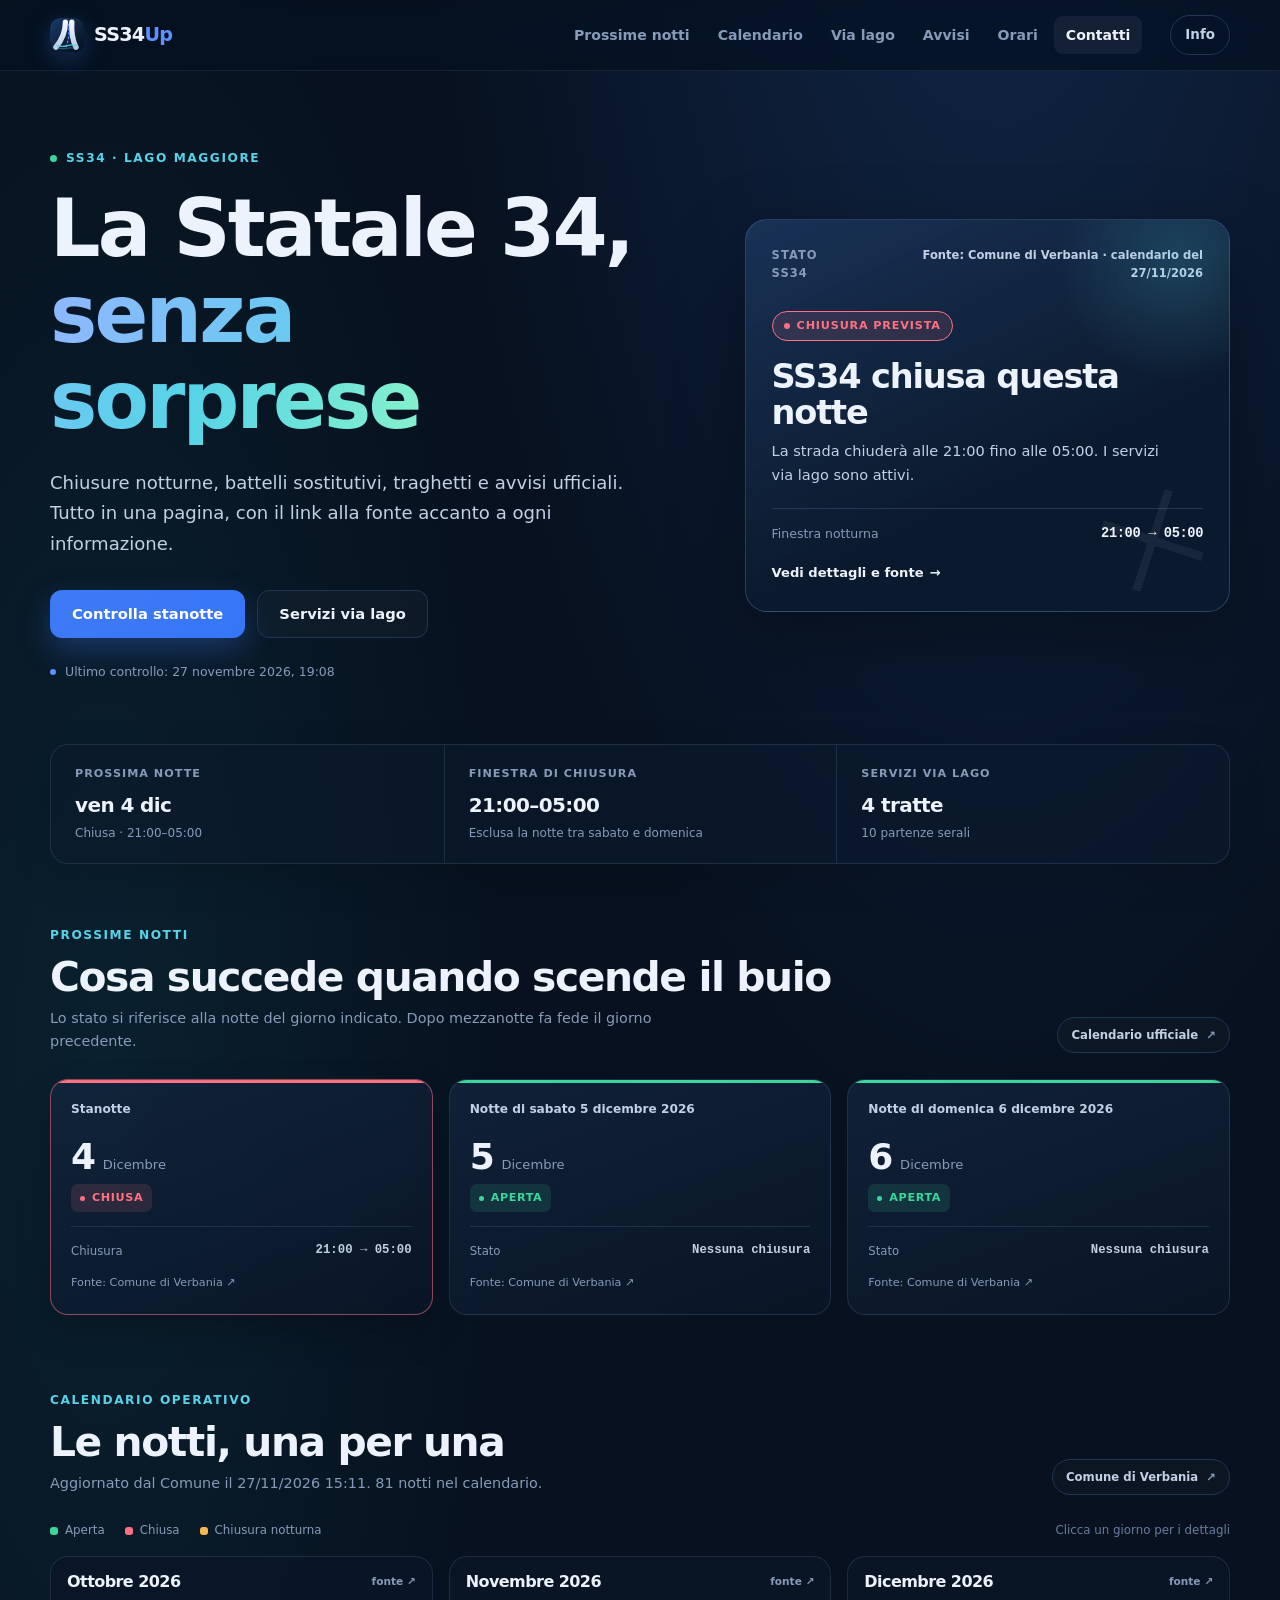
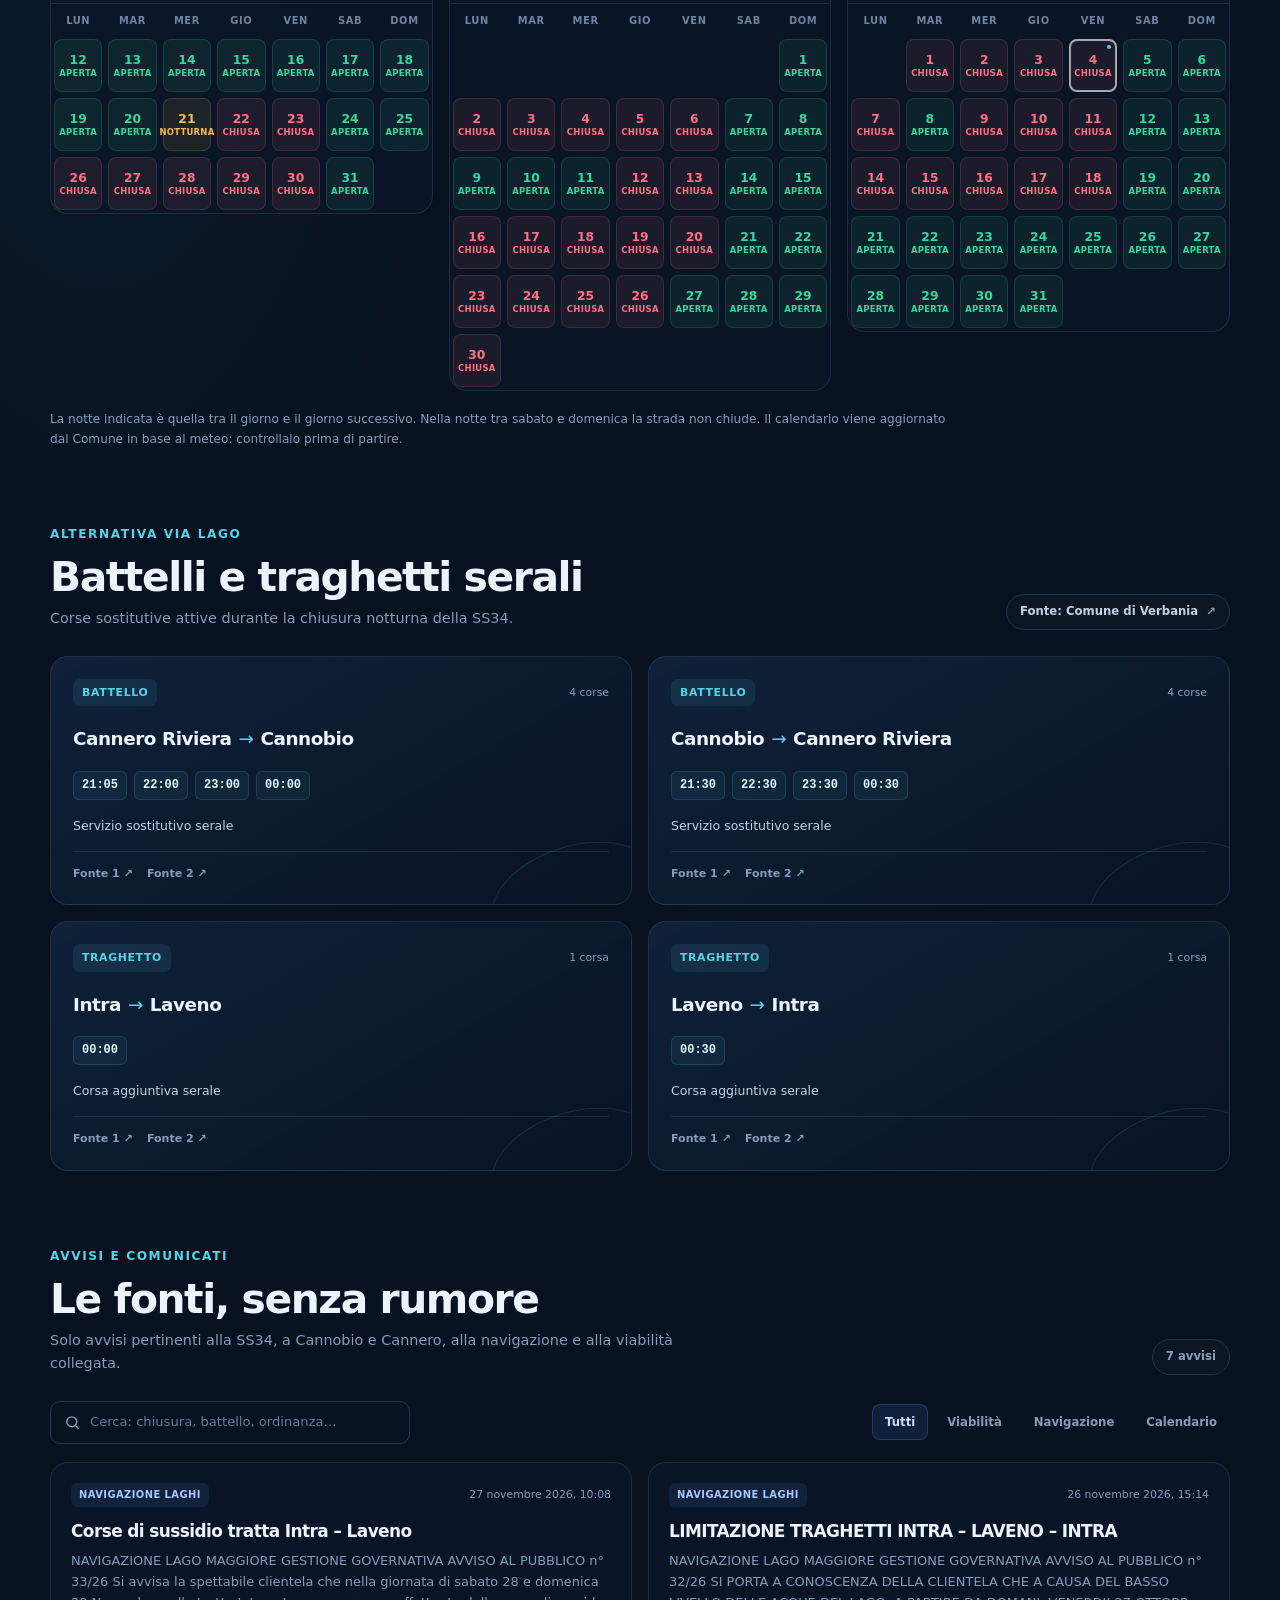
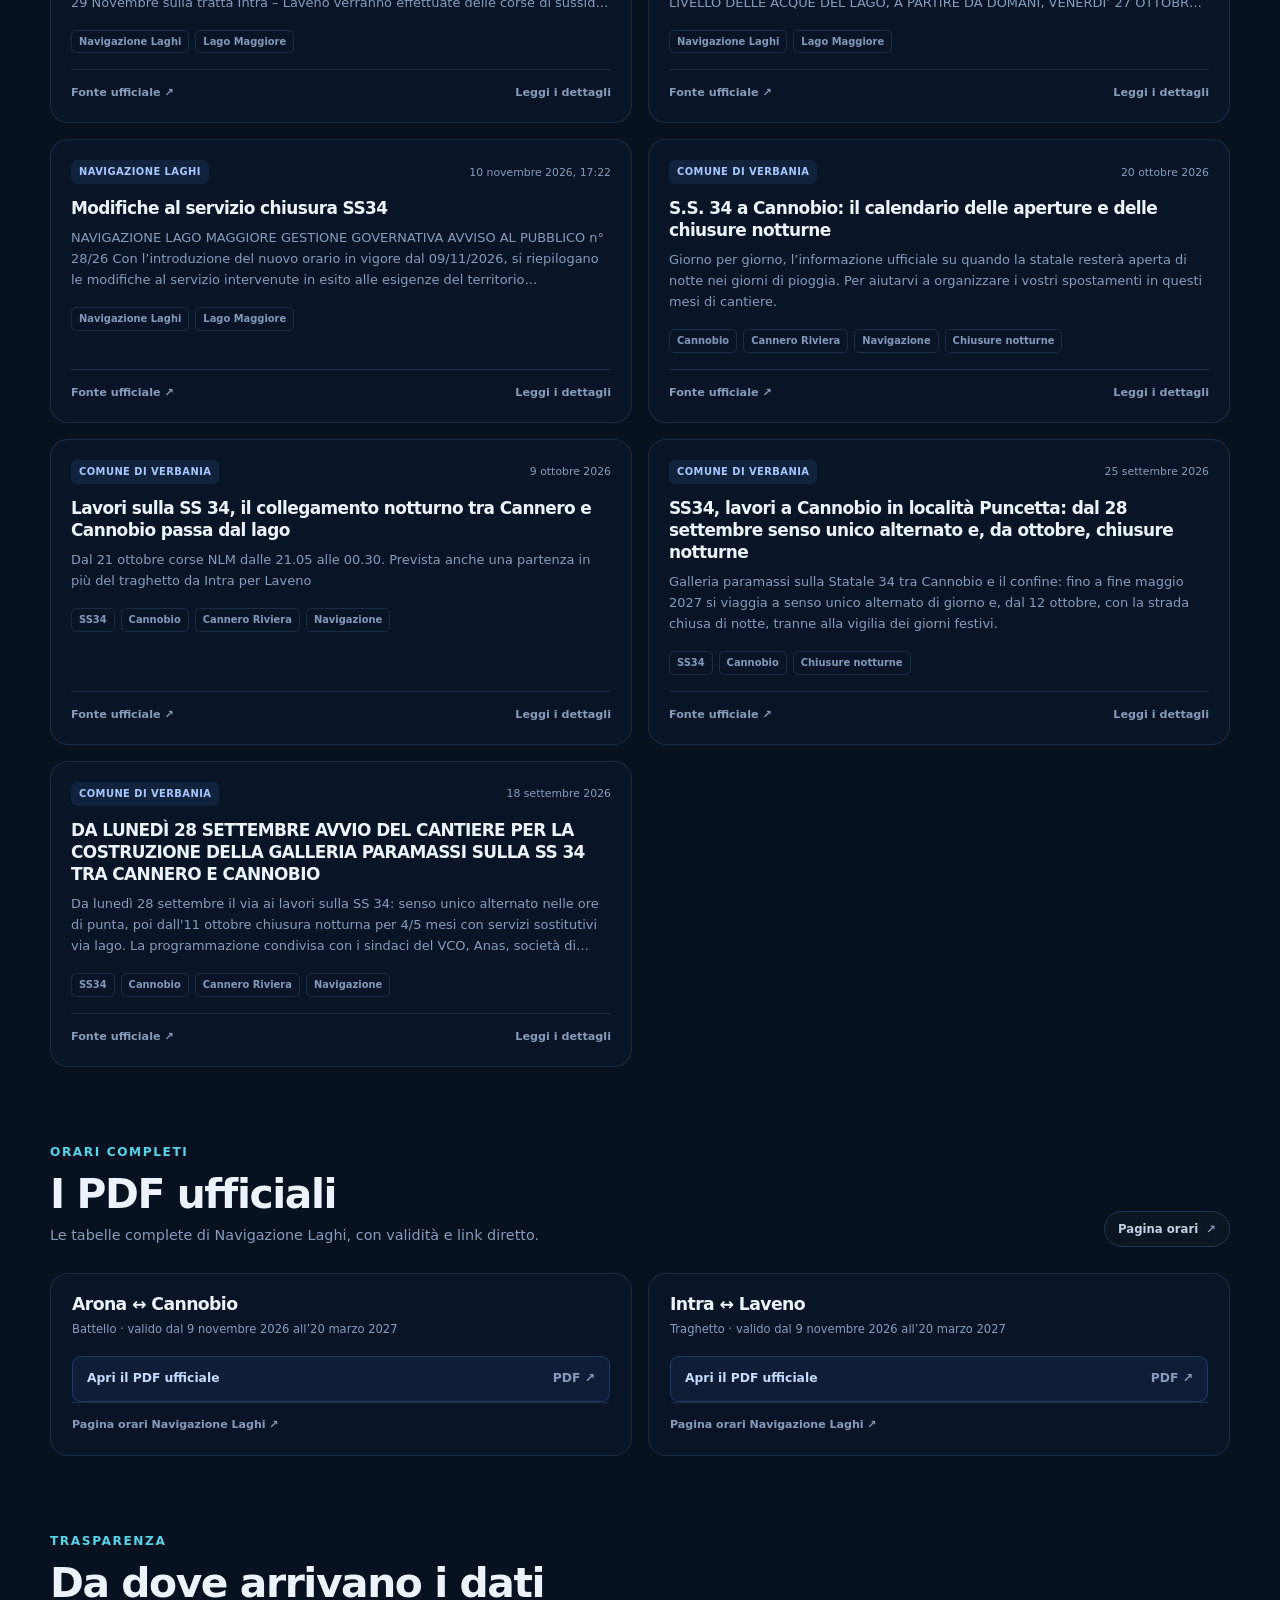
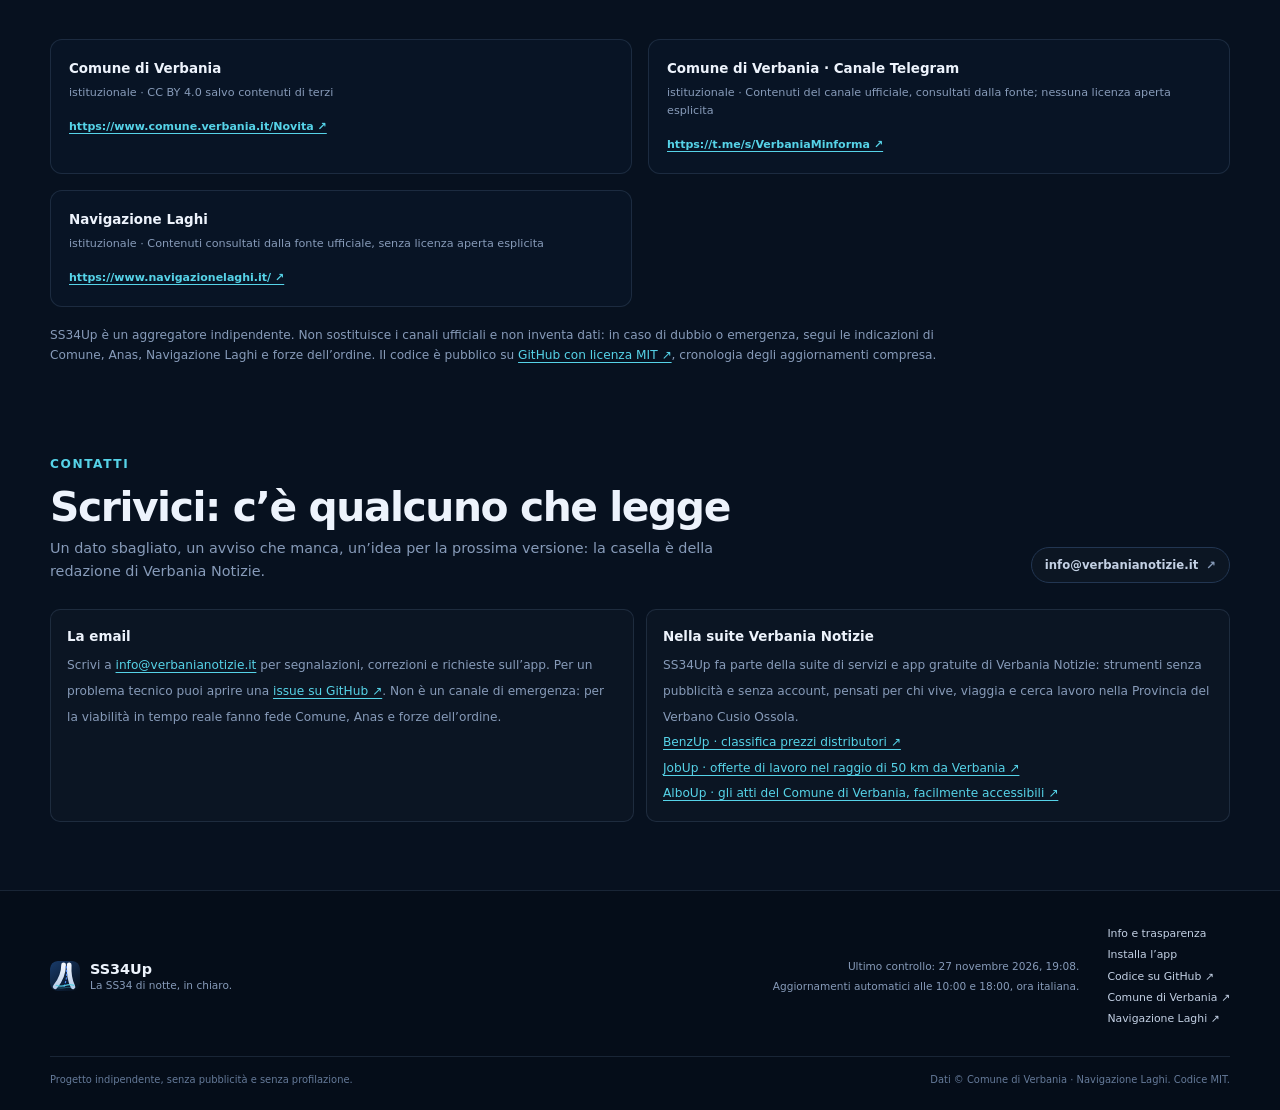
<file: index.html>
<!DOCTYPE html>
<html lang="it">
<head>
  <meta charset="UTF-8" />
  <meta name="viewport" content="width=device-width, initial-scale=1.0" />
  <title>SS34Up · Chiusure notturne SS34 e servizi via lago</title>
  <meta name="description" content="Calendario ufficiale delle chiusure notturne della SS34 a Cannobio, servizi sostitutivi via lago, avvisi e orari. Aggiornato alle 10:00 e alle 18:00." />
  <meta name="theme-color" content="#07111f" />
  <meta property="og:title" content="SS34Up · La Statale 34, senza sorprese" />
  <meta property="og:description" content="Chiusure notturne SS34, battelli e traghetti, avvisi ufficiali in un'unica pagina." />
  <meta property="og:type" content="website" />
  <meta property="og:locale" content="it_IT" />
  <meta property="og:url" content="https://ss34up.netlify.app/" />
  <meta property="og:image" content="https://ss34up.netlify.app/banner_ss34.jpg" />
  <meta property="og:image:width" content="800" />
  <meta property="og:image:height" content="547" />
  <meta property="og:image:alt" content="SS34Up: chiusure notturne della SS34 e servizi via lago" />
  <meta name="twitter:card" content="summary_large_image" />
  <meta name="twitter:title" content="SS34Up · La Statale 34, senza sorprese" />
  <meta name="twitter:description" content="Chiusure notturne SS34, battelli e traghetti, avvisi ufficiali in un’unica pagina." />
  <meta name="twitter:image" content="https://ss34up.netlify.app/banner_ss34.jpg" />
  <link rel="manifest" href="manifest.json" />
  <link rel="icon" href="icon.svg" type="image/svg+xml" />
  <link rel="apple-touch-icon" href="icon-180.png" />
  <meta name="apple-mobile-web-app-capable" content="yes" />
  <meta name="apple-mobile-web-app-title" content="SS34Up" />
  <meta name="mobile-web-app-capable" content="yes" />
  <link rel="stylesheet" href="assets/style.css?v=7" />
  <script src="assets/app.js?v=7" defer></script>
  <!-- Cloudflare Web Analytics -->
  <script type='module' src='https://static.cloudflareinsights.com/beacon.min.js' data-cf-beacon='{"token": "c2664d686e3c495b84da351ee712c66a"}'></script>
  <!-- End Cloudflare Web Analytics -->
</head>
<body>
  <a class="skip-link" href="#main">Vai ai contenuti</a>

  <header class="site-header">
    <div class="header-inner">
      <a class="brand" href="./" aria-label="SS34Up, home">
        <img src="icon.svg" width="34" height="34" alt="" />
        <span class="brand-text">SS34<span>Up</span></span>
      </a>

      <nav class="main-nav" id="main-nav" aria-label="Sezioni principali">
        <a href="#notti">Prossime notti</a>
        <a href="#calendario">Calendario</a>
        <a href="#servizi">Via lago</a>
        <a href="#avvisi">Avvisi</a>
        <a href="#orari">Orari</a>
        <a href="#contatti">Contatti</a>
        <a class="nav-info" href="infoutili.html">Info e installazione</a>
      </nav>

      <div class="header-actions">
        <a class="header-info" href="infoutili.html">Info</a>
        <button class="menu-toggle" id="menu-toggle" type="button" aria-expanded="false" aria-controls="main-nav" aria-label="Apri il menu">
          <span></span><span></span><span></span>
        </button>
      </div>
    </div>
  </header>

  <main id="main">
    <section class="hero" aria-labelledby="hero-title">
      <div class="hero-copy">
        <p class="eyebrow"><span class="pulse"></span> SS34 · Lago Maggiore</p>
        <h1 id="hero-title">La Statale 34,<br /><span>senza sorprese</span></h1>
        <p class="hero-lead">
          Chiusure notturne, battelli sostitutivi, traghetti e avvisi ufficiali.
          Tutto in una pagina, con il link alla fonte accanto a ogni informazione.
        </p>
        <div class="hero-actions">
          <a class="button button-primary" href="#notti">Controlla stanotte</a>
          <a class="button button-ghost" href="#servizi">Servizi via lago</a>
        </div>
        <div class="sync-line" id="sync-line" aria-live="polite">
          <span class="sync-dot"></span>
          <span>Caricamento dati ufficiali…</span>
        </div>
      </div>

      <aside class="status-card" id="status-card" aria-live="polite" aria-busy="true">
        <div class="status-topline">
          <span class="status-kicker">Stato SS34</span>
          <span class="status-source">Fonte ufficiale</span>
        </div>
        <div class="status-main">
          <span class="status-badge status-unknown" id="status-badge">Caricamento</span>
          <h2 id="status-title">Verifica in corso</h2>
          <p id="status-detail">Sto leggendo il calendario del Comune di Verbania.</p>
        </div>
        <div class="status-window" id="status-window">
          <span>Finestra notturna</span>
          <strong>21:00 → 05:00</strong>
        </div>
        <p class="status-override" id="status-override" hidden></p>
        <a class="status-link" id="status-link" href="#calendario">Vai al calendario</a>
      </aside>
    </section>

    <section class="stats" aria-label="Riepilogo">
      <article class="stat">
        <span class="stat-label">Prossima notte</span>
        <strong id="stat-night">—</strong>
        <span class="stat-note" id="stat-night-note">Calendario in caricamento</span>
      </article>
      <article class="stat">
        <span class="stat-label">Finestra di chiusura</span>
        <strong id="stat-window">21:00–05:00</strong>
        <span class="stat-note">Esclusa la notte tra sabato e domenica</span>
      </article>
      <article class="stat">
        <span class="stat-label">Servizi via lago</span>
        <strong id="stat-services">—</strong>
        <span class="stat-note">Battelli e traghetti serali</span>
      </article>
    </section>

    <div class="error-banner" id="data-error" hidden>
      <strong>Dati non disponibili.</strong>
      <span>Apri direttamente le fonti ufficiali:</span>
      <a href="https://www.comune.verbania.it/Novita/Comunicati/S.S.-34-a-Cannobio-il-calendario-delle-aperture-e-delle-chiusure-notturne" target="_blank" rel="noopener noreferrer">Comune di Verbania</a>
      <a href="https://www.navigazionelaghi.it/avvisi/" target="_blank" rel="noopener noreferrer">Navigazione Laghi</a>
    </div>

    <section class="section" id="notti" aria-labelledby="notti-title">
      <div class="section-head">
        <div>
          <p class="kicker">Prossime notti</p>
          <h2 id="notti-title">Cosa succede quando scende il buio</h2>
          <p class="section-lead">Lo stato si riferisce alla notte del giorno indicato. Dopo mezzanotte fa fede il giorno precedente.</p>
        </div>
        <a class="source-chip" id="nights-source" href="#calendario">
          <span>Calendario ufficiale</span>
          <span aria-hidden="true">↗</span>
        </a>
      </div>
      <div class="night-grid" id="night-grid">
        <div class="skeleton-card"></div>
        <div class="skeleton-card"></div>
        <div class="skeleton-card"></div>
      </div>
    </section>

    <section class="section" id="calendario" aria-labelledby="calendario-title">
      <div class="section-head">
        <div>
          <p class="kicker">Calendario operativo</p>
          <h2 id="calendario-title">Le notti, una per una</h2>
          <p class="section-lead" id="calendar-updated">Caricamento del calendario…</p>
        </div>
        <a class="source-chip" id="calendar-source" href="#" target="_blank" rel="noopener noreferrer">
          <span>Comune di Verbania</span>
          <span aria-hidden="true">↗</span>
        </a>
      </div>

      <div class="legend" aria-label="Legenda">
        <span><i class="legend-dot status-aparta"></i>Aperta</span>
        <span><i class="legend-dot status-chiusa"></i>Chiusa</span>
        <span><i class="legend-dot status-notturna"></i>Chiusura notturna</span>
        <span class="legend-note">Clicca un giorno per i dettagli</span>
      </div>

      <div class="calendar-grid" id="calendar-grid">
        <div class="skeleton-calendar"></div>
        <div class="skeleton-calendar"></div>
        <div class="skeleton-calendar"></div>
      </div>
      <p class="small-note">
        La notte indicata è quella tra il giorno e il giorno successivo. Nella notte tra sabato e domenica la strada non chiude.
        Il calendario viene aggiornato dal Comune in base al meteo: controllalo prima di partire.
      </p>
    </section>

    <section class="section" id="servizi" aria-labelledby="servizi-title">
      <div class="section-head">
        <div>
          <p class="kicker">Alternativa via lago</p>
          <h2 id="servizi-title">Battelli e traghetti serali</h2>
          <p class="section-lead">Corse sostitutive attive durante la chiusura notturna della SS34.</p>
        </div>
        <a class="source-chip" id="services-source" href="https://www.navigazionelaghi.it/" target="_blank" rel="noopener noreferrer">
          <span>Navigazione Laghi</span>
          <span aria-hidden="true">↗</span>
        </a>
      </div>
      <div id="services-alert"></div>
      <div class="services-grid" id="services-grid">
        <div class="skeleton-card"></div>
        <div class="skeleton-card"></div>
      </div>
    </section>

    <section class="section" id="avvisi" aria-labelledby="avvisi-title">
      <div class="section-head">
        <div>
          <p class="kicker">Avvisi e comunicati</p>
          <h2 id="avvisi-title">Le fonti, senza rumore</h2>
          <p class="section-lead">Solo avvisi pertinenti alla SS34, a Cannobio e Cannero, alla navigazione e alla viabilità collegata.</p>
        </div>
        <span class="count-chip" id="notice-count">—</span>
      </div>

      <div class="notice-toolbar">
        <label class="search-field">
          <span class="visually-hidden">Cerca negli avvisi</span>
          <svg viewBox="0 0 24 24" aria-hidden="true"><circle cx="11" cy="11" r="7"></circle><path d="m20 20-3.5-3.5"></path></svg>
          <input id="notice-search" type="search" placeholder="Cerca: chiusura, battello, ordinanza…" autocomplete="off" />
        </label>
        <div class="filters" id="notice-filters" role="group" aria-label="Filtra avvisi">
          <button class="filter is-active" type="button" data-filter="tutti" aria-pressed="true">Tutti</button>
          <button class="filter" type="button" data-filter="viabilita" aria-pressed="false">Viabilità</button>
          <button class="filter" type="button" data-filter="navigazione" aria-pressed="false">Navigazione</button>
          <button class="filter" type="button" data-filter="calendario" aria-pressed="false">Calendario</button>
        </div>
      </div>

      <div class="notice-grid" id="notice-list">
        <div class="skeleton-card"></div>
        <div class="skeleton-card"></div>
      </div>
      <div class="empty-state" id="notice-empty" hidden>
        <strong>Nessun avviso trovato.</strong>
        <span>Prova a cambiare filtro o termine di ricerca.</span>
      </div>
    </section>

    <section class="section" id="orari" aria-labelledby="orari-title">
      <div class="section-head">
        <div>
          <p class="kicker">Orari completi</p>
          <h2 id="orari-title">I PDF ufficiali</h2>
          <p class="section-lead">Le tabelle complete di Navigazione Laghi, con validità e link diretto.</p>
        </div>
        <a class="source-chip" href="https://www.navigazionelaghi.it/biglietti-e-orari-lago-maggiore/" target="_blank" rel="noopener noreferrer">
          <span>Pagina orari</span>
          <span aria-hidden="true">↗</span>
        </a>
      </div>
      <div class="timetable-grid" id="timetable-grid">
        <div class="skeleton-card"></div>
        <div class="skeleton-card"></div>
      </div>
    </section>

    <section class="section sources-section" id="fonti" aria-labelledby="fonti-title">
      <div class="section-head">
        <div>
          <p class="kicker">Trasparenza</p>
          <h2 id="fonti-title">Da dove arrivano i dati</h2>
        </div>
      </div>
      <div class="sources-grid" id="sources-list"></div>
      <p class="small-note">
        SS34Up è un aggregatore indipendente. Non sostituisce i canali ufficiali e non inventa dati:
        in caso di dubbio o emergenza, segui le indicazioni di Comune, Anas, Navigazione Laghi e forze dell’ordine.
        Il codice è pubblico su
        <a href="https://github.com/Dario-Fe/SS34Up" target="_blank" rel="noopener noreferrer">GitHub con licenza MIT ↗</a>,
        cronologia degli aggiornamenti compresa.
      </p>
    </section>

    <section class="section" id="contatti" aria-labelledby="contatti-title">
      <div class="section-head">
        <div>
          <p class="kicker">Contatti</p>
          <h2 id="contatti-title">Scrivici: c’è qualcuno che legge</h2>
          <p class="section-lead">Un dato sbagliato, un avviso che manca, un’idea per la prossima versione: la casella è della redazione di Verbania Notizie.</p>
        </div>
        <a class="source-chip" href="mailto:info@verbanianotizie.it">
          <span>info@verbanianotizie.it</span>
          <span aria-hidden="true">↗</span>
        </a>
      </div>
      <div class="info-cards">
        <div class="info-card">
          <strong>La email</strong>
          <span>
            Scrivi a <a href="mailto:info@verbanianotizie.it">info@verbanianotizie.it</a> per segnalazioni, correzioni e richieste sull’app.
            Per un problema tecnico puoi aprire una
            <a href="https://github.com/Dario-Fe/SS34Up/issues" target="_blank" rel="noopener noreferrer">issue su GitHub ↗</a>.
            Non è un canale di emergenza: per la viabilità in tempo reale fanno fede Comune, Anas e forze dell’ordine.
          </span>
        </div>
        <div class="info-card">
          <strong>Nella suite Verbania Notizie</strong>
          <span>
            SS34Up fa parte della suite di servizi e app gratuite di Verbania Notizie: strumenti senza pubblicità
            e senza account, pensati per chi vive, viaggia e cerca lavoro nella Provincia del Verbano Cusio Ossola.
            <br />
            <a href="https://benzup.netlify.app/" target="_blank" rel="noopener noreferrer">BenzUp · classifica prezzi distributori ↗</a>
            <br />
            <a href="https://job-up.netlify.app/" target="_blank" rel="noopener noreferrer">JobUp · offerte di lavoro nel raggio di 50 km da Verbania ↗</a>
            <br />
            <a href="https://alboup.netlify.app/" target="_blank" rel="noopener noreferrer">AlboUp · gli atti del Comune di Verbania, facilmente accessibili ↗</a>
          </span>
        </div>
      </div>
    </section>
  </main>

  <footer class="site-footer">
    <div class="footer-inner">
      <div class="footer-brand">
        <img src="icon.svg" width="30" height="30" alt="" />
        <div>
          <strong>SS34Up</strong>
          <span>La SS34 di notte, in chiaro.</span>
        </div>
      </div>
      <div class="footer-meta">
        <span id="footer-updated">Aggiornamento in corso…</span>
        <span>Aggiornamenti automatici alle 10:00 e 18:00, ora italiana.</span>
      </div>
      <nav class="footer-links" aria-label="Link utili">
        <a href="infoutili.html">Info e trasparenza</a>
        <a href="infoutili.html#installa">Installa l’app</a>
        <a href="https://github.com/Dario-Fe/SS34Up" target="_blank" rel="noopener noreferrer">Codice su GitHub ↗</a>
        <a href="https://www.comune.verbania.it/Novita" target="_blank" rel="noopener noreferrer">Comune di Verbania ↗</a>
        <a href="https://www.navigazionelaghi.it/" target="_blank" rel="noopener noreferrer">Navigazione Laghi ↗</a>
      </nav>
    </div>
    <div class="footer-bottom">
      <span>Progetto indipendente, senza pubblicità e senza profilazione.</span>
      <span>Dati © Comune di Verbania · Navigazione Laghi. Codice MIT.</span>
    </div>
  </footer>

  <dialog class="detail-dialog" id="detail-dialog" aria-labelledby="detail-title">
    <form method="dialog">
      <button class="dialog-close" type="submit" aria-label="Chiudi la scheda">
        <svg viewBox="0 0 24 24" aria-hidden="true"><path d="m6 6 12 12M18 6 6 18"></path></svg>
      </button>
    </form>
    <div class="dialog-content" id="detail-content"></div>
  </dialog>

  <noscript>
    <div class="noscript">SS34Up usa JavaScript per mostrare il calendario e gli avvisi. Puoi comunque consultare le fonti ufficiali linkate nella pagina.</div>
  </noscript>
</body>
</html>
</file>
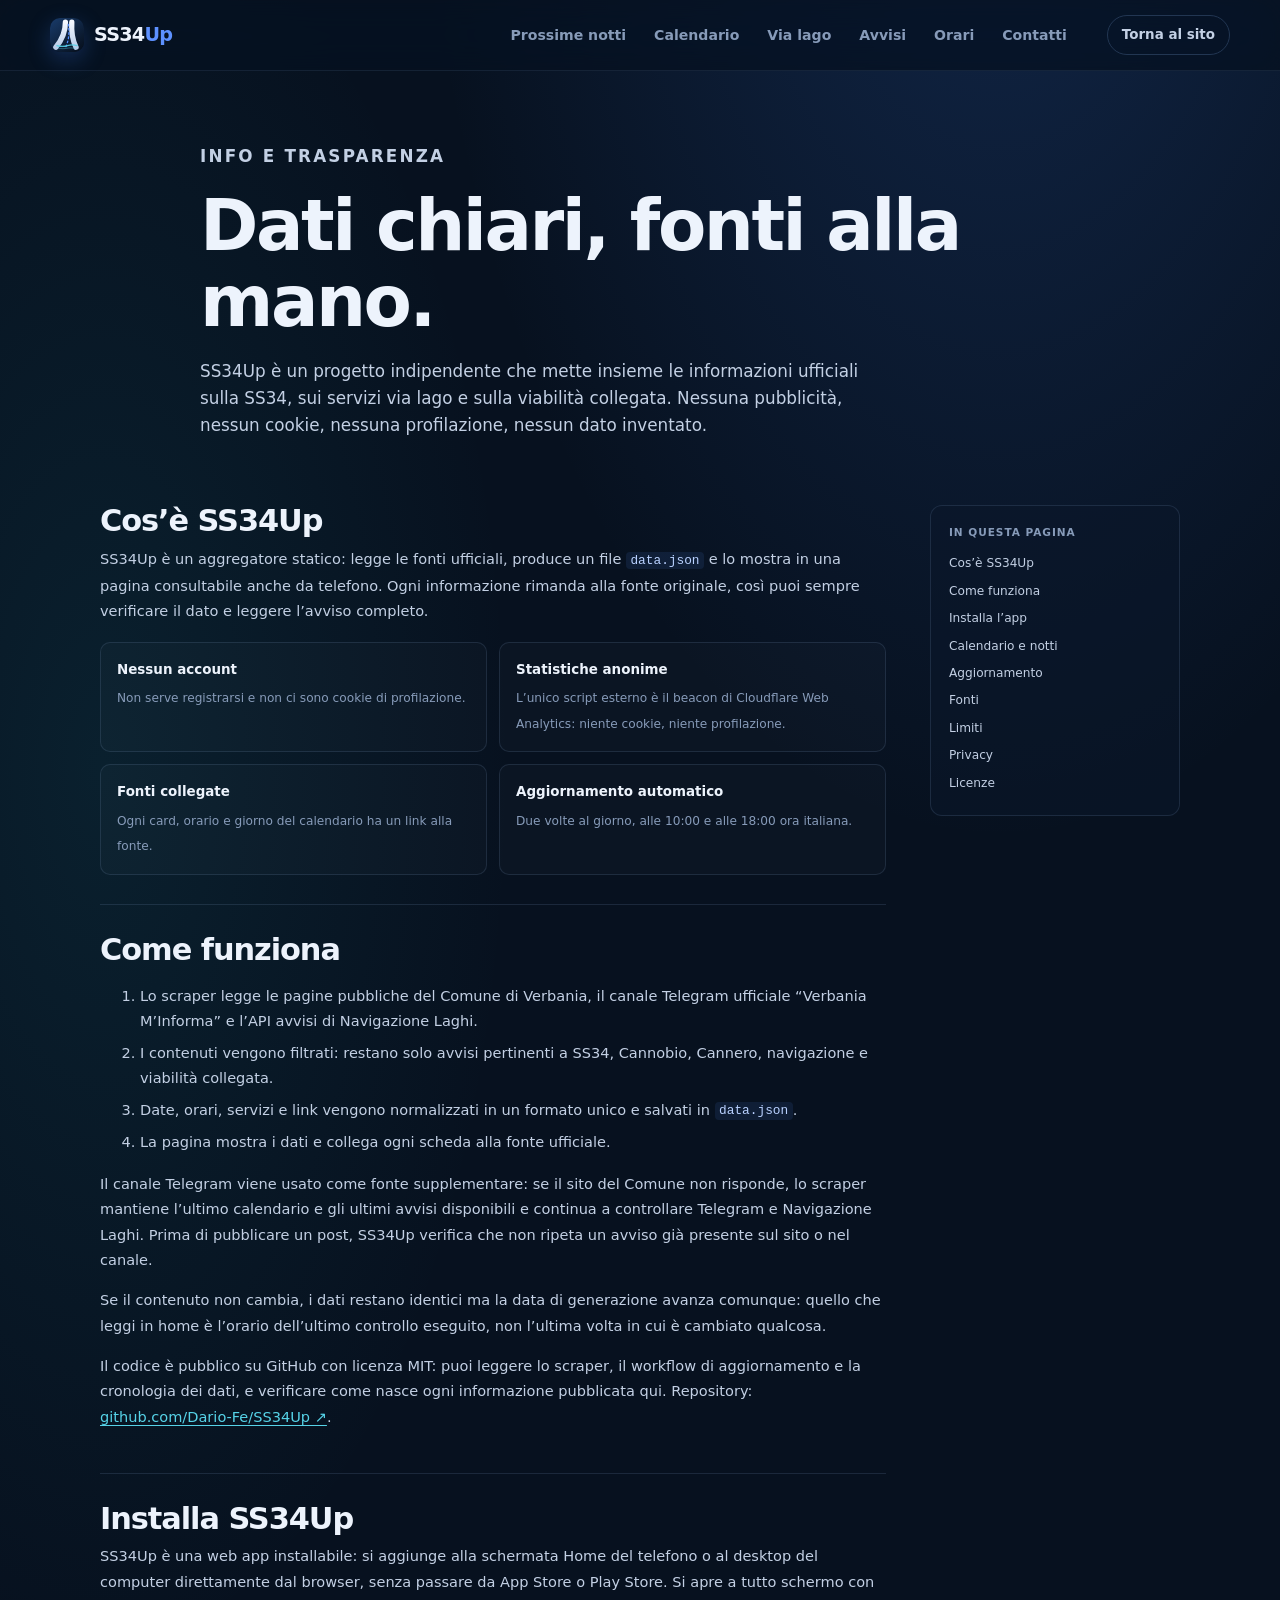
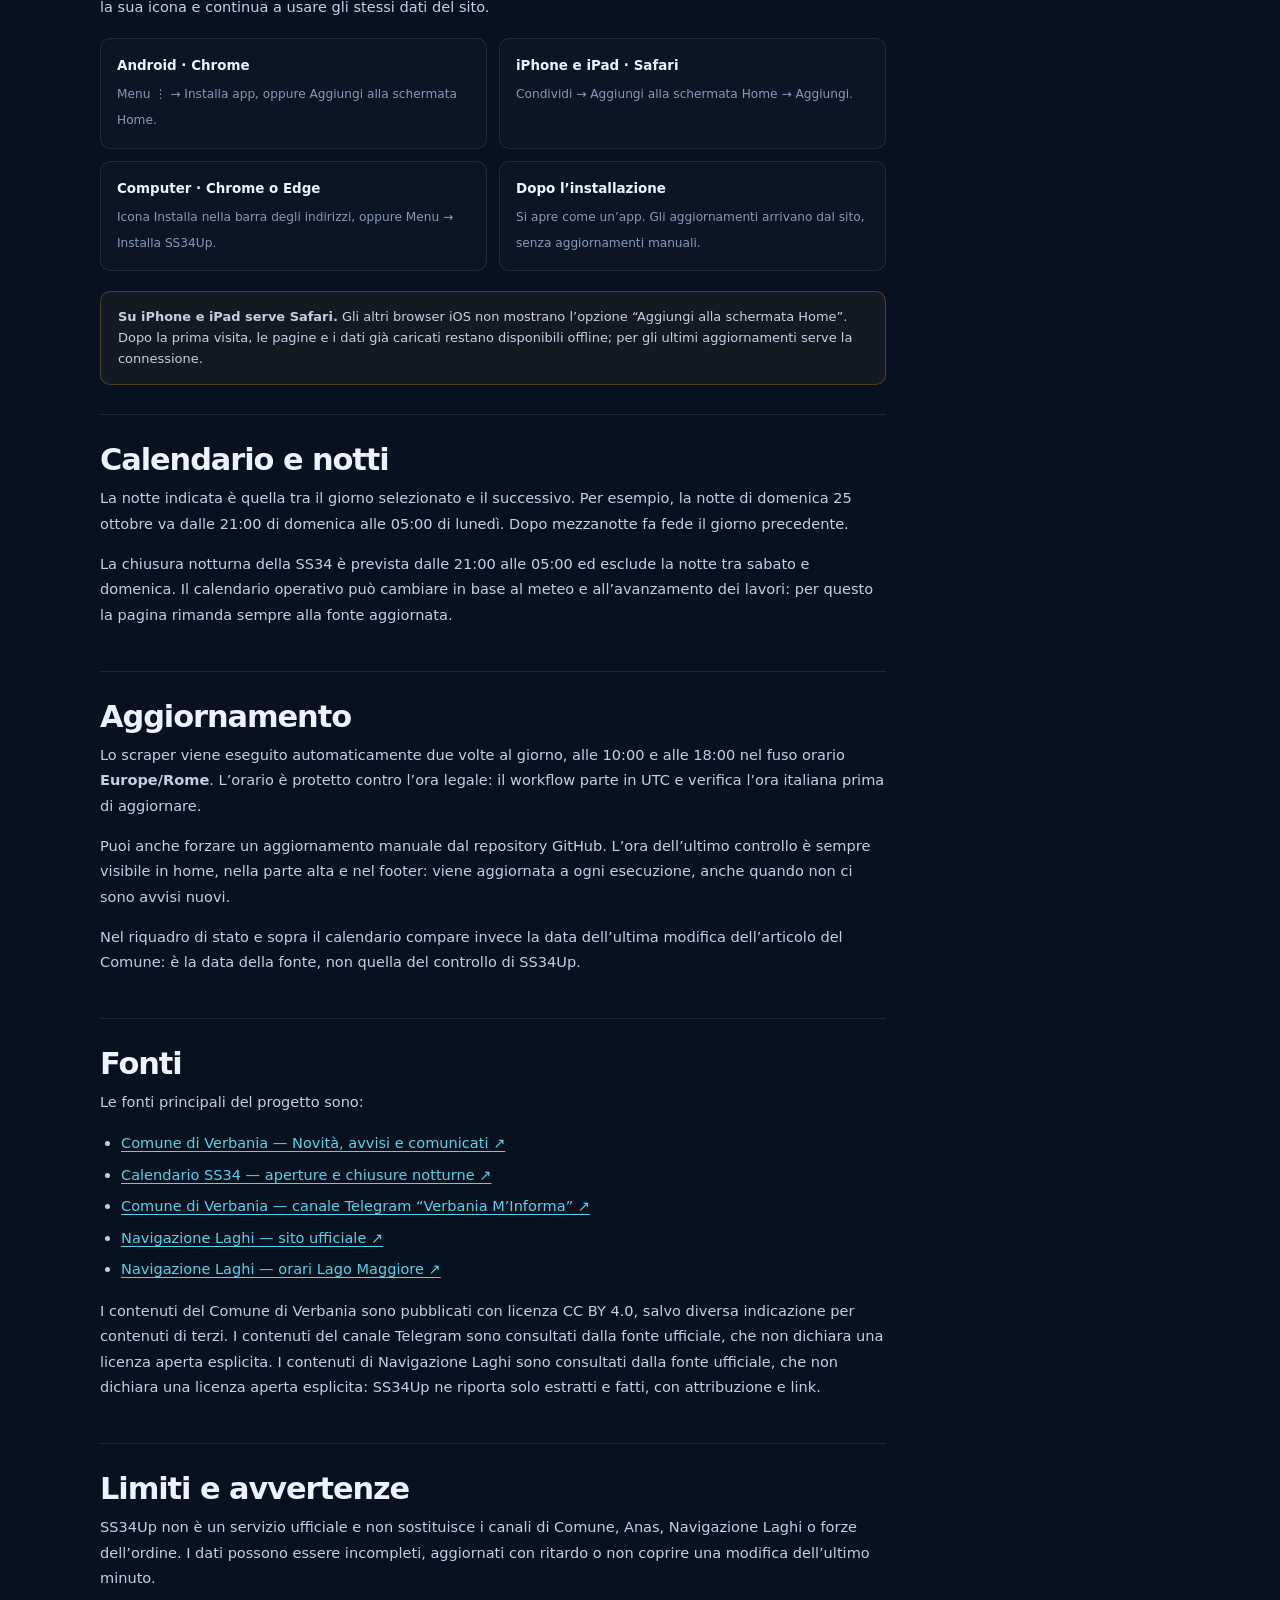
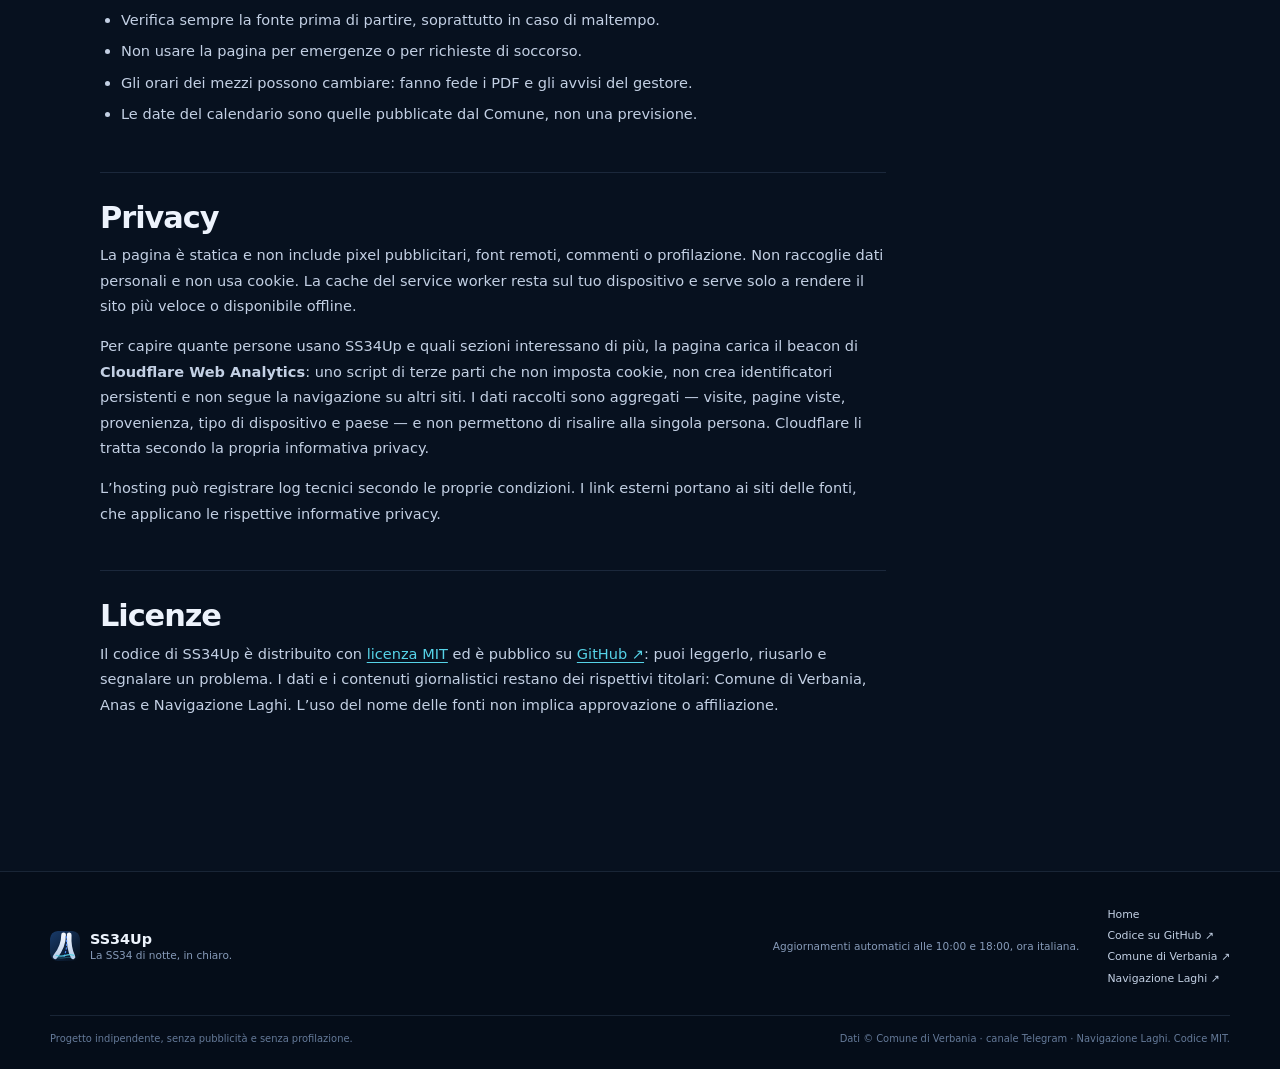
<file: infoutili.html>
<!DOCTYPE html>
<html lang="it">
<head>
  <meta charset="UTF-8" />
  <meta name="viewport" content="width=device-width, initial-scale=1.0" />
  <title>Info e trasparenza · SS34Up</title>
  <meta name="description" content="Come funziona SS34Up, come installarla come app, quali fonti usa, ogni quanto si aggiorna, limiti dei dati, privacy e licenze." />
  <meta name="theme-color" content="#07111f" />
  <meta property="og:title" content="Info e trasparenza · SS34Up" />
  <meta property="og:description" content="Come funziona SS34Up, come installarla come app, quali fonti usa, ogni quanto si aggiorna, limiti dei dati, privacy e licenze." />
  <meta property="og:type" content="website" />
  <meta property="og:locale" content="it_IT" />
  <meta property="og:url" content="https://ss34up.netlify.app/infoutili.html" />
  <meta property="og:image" content="https://ss34up.netlify.app/banner_ss34.jpg" />
  <meta property="og:image:width" content="800" />
  <meta property="og:image:height" content="547" />
  <meta property="og:image:alt" content="SS34Up: chiusure notturne della SS34 e servizi via lago" />
  <meta name="twitter:card" content="summary_large_image" />
  <meta name="twitter:title" content="Info e trasparenza · SS34Up" />
  <meta name="twitter:description" content="Come funziona SS34Up, come installarla come app, quali fonti usa, ogni quanto si aggiorna, limiti dei dati, privacy e licenze." />
  <meta name="twitter:image" content="https://ss34up.netlify.app/banner_ss34.jpg" />
  <link rel="manifest" href="manifest.json" />
  <link rel="icon" href="icon.svg" type="image/svg+xml" />
  <link rel="apple-touch-icon" href="icon-180.png" />
  <meta name="apple-mobile-web-app-capable" content="yes" />
  <meta name="apple-mobile-web-app-title" content="SS34Up" />
  <meta name="mobile-web-app-capable" content="yes" />
  <link rel="stylesheet" href="assets/style.css?v=7" />
  <script src="assets/nav.js?v=2" defer></script>
  <!-- Cloudflare Web Analytics -->
  <script type='module' src='https://static.cloudflareinsights.com/beacon.min.js' data-cf-beacon='{"token": "c2664d686e3c495b84da351ee712c66a"}'></script>
  <!-- End Cloudflare Web Analytics -->
</head>
<body class="info-page">
  <a class="skip-link" href="#main">Vai ai contenuti</a>

  <header class="site-header">
    <div class="header-inner">
      <a class="brand" href="./" aria-label="SS34Up, home">
        <img src="icon.svg" width="34" height="34" alt="" />
        <span class="brand-text">SS34<span>Up</span></span>
      </a>
      <nav class="main-nav" id="main-nav" aria-label="Navigazione">
        <a href="./#notti">Prossime notti</a>
        <a href="./#calendario">Calendario</a>
        <a href="./#servizi">Via lago</a>
        <a href="./#avvisi">Avvisi</a>
        <a href="./#orari">Orari</a>
        <a href="./#contatti">Contatti</a>
      </nav>
      <div class="header-actions">
        <a class="header-info" href="./">Torna al sito</a>
        <button class="menu-toggle" id="menu-toggle" type="button" aria-expanded="false" aria-controls="main-nav" aria-label="Apri il menu">
          <span></span><span></span><span></span>
        </button>
      </div>
    </div>
  </header>

  <main id="main">
    <section class="page-hero">
      <p class="kicker">Info e trasparenza</p>
      <h1>Dati chiari, fonti alla mano.</h1>
      <p>
        SS34Up è un progetto indipendente che mette insieme le informazioni ufficiali sulla SS34,
        sui servizi via lago e sulla viabilità collegata. Nessuna pubblicità, nessun cookie,
        nessuna profilazione, nessun dato inventato.
      </p>
    </section>

    <div class="info-layout">
      <div class="info-content">
        <section id="cos-e">
          <h2>Cos’è SS34Up</h2>
          <p>
            SS34Up è un aggregatore statico: legge le fonti ufficiali, produce un file
            <code>data.json</code> e lo mostra in una pagina consultabile anche da telefono.
            Ogni informazione rimanda alla fonte originale, così puoi sempre verificare il dato
            e leggere l’avviso completo.
          </p>
          <div class="info-cards">
            <div class="info-card">
              <strong>Nessun account</strong>
              <span>Non serve registrarsi e non ci sono cookie di profilazione.</span>
            </div>
            <div class="info-card">
              <strong>Statistiche anonime</strong>
              <span>L’unico script esterno è il beacon di Cloudflare Web Analytics: niente cookie, niente profilazione.</span>
            </div>
            <div class="info-card">
              <strong>Fonti collegate</strong>
              <span>Ogni card, orario e giorno del calendario ha un link alla fonte.</span>
            </div>
            <div class="info-card">
              <strong>Aggiornamento automatico</strong>
              <span>Due volte al giorno, alle 10:00 e alle 18:00 ora italiana.</span>
            </div>
          </div>
        </section>

        <section id="come-funziona">
          <h2>Come funziona</h2>
          <ol>
            <li>Lo scraper legge le pagine pubbliche del Comune di Verbania, il canale Telegram ufficiale “Verbania M’Informa” e l’API avvisi di Navigazione Laghi.</li>
            <li>I contenuti vengono filtrati: restano solo avvisi pertinenti a SS34, Cannobio, Cannero, navigazione e viabilità collegata.</li>
            <li>Date, orari, servizi e link vengono normalizzati in un formato unico e salvati in <code>data.json</code>.</li>
            <li>La pagina mostra i dati e collega ogni scheda alla fonte ufficiale.</li>
          </ol>
          <p>
            Il canale Telegram viene usato come fonte supplementare: se il sito del Comune non
            risponde, lo scraper mantiene l’ultimo calendario e gli ultimi avvisi disponibili e
            continua a controllare Telegram e Navigazione Laghi. Prima di pubblicare un post,
            SS34Up verifica che non ripeta un avviso già presente sul sito o nel canale.
          </p>
          <p>
            Se il contenuto non cambia, i dati restano identici ma la data di generazione avanza
            comunque: quello che leggi in home è l’orario dell’ultimo controllo eseguito, non
            l’ultima volta in cui è cambiato qualcosa.
          </p>
          <p>
            Il codice è pubblico su GitHub con licenza MIT: puoi leggere lo scraper, il workflow di
            aggiornamento e la cronologia dei dati, e verificare come nasce ogni informazione
            pubblicata qui. Repository:
            <a href="https://github.com/Dario-Fe/SS34Up" target="_blank" rel="noopener noreferrer">github.com/Dario-Fe/SS34Up ↗</a>.
          </p>
        </section>

        <section id="installa">
          <h2>Installa SS34Up</h2>
          <p>
            SS34Up è una web app installabile: si aggiunge alla schermata Home del telefono o al
            desktop del computer direttamente dal browser, senza passare da App Store o Play Store.
            Si apre a tutto schermo con la sua icona e continua a usare gli stessi dati del sito.
          </p>
          <div class="info-cards">
            <div class="info-card">
              <strong>Android · Chrome</strong>
              <span>Menu ⋮ → Installa app, oppure Aggiungi alla schermata Home.</span>
            </div>
            <div class="info-card">
              <strong>iPhone e iPad · Safari</strong>
              <span>Condividi → Aggiungi alla schermata Home → Aggiungi.</span>
            </div>
            <div class="info-card">
              <strong>Computer · Chrome o Edge</strong>
              <span>Icona Installa nella barra degli indirizzi, oppure Menu → Installa SS34Up.</span>
            </div>
            <div class="info-card">
              <strong>Dopo l’installazione</strong>
              <span>Si apre come un’app. Gli aggiornamenti arrivano dal sito, senza aggiornamenti manuali.</span>
            </div>
          </div>
          <div class="info-note">
            <strong>Su iPhone e iPad serve Safari.</strong> Gli altri browser iOS non mostrano
            l’opzione “Aggiungi alla schermata Home”. Dopo la prima visita, le pagine e i dati già
            caricati restano disponibili offline; per gli ultimi aggiornamenti serve la connessione.
          </div>
        </section>

        <section id="calendario">
          <h2>Calendario e notti</h2>
          <p>
            La notte indicata è quella tra il giorno selezionato e il successivo. Per esempio,
            la notte di domenica 25 ottobre va dalle 21:00 di domenica alle 05:00 di lunedì.
            Dopo mezzanotte fa fede il giorno precedente.
          </p>
          <p>
            La chiusura notturna della SS34 è prevista dalle 21:00 alle 05:00 ed esclude la notte
            tra sabato e domenica. Il calendario operativo può cambiare in base al meteo e
            all’avanzamento dei lavori: per questo la pagina rimanda sempre alla fonte aggiornata.
          </p>
        </section>

        <section id="aggiornamento">
          <h2>Aggiornamento</h2>
          <p>
            Lo scraper viene eseguito automaticamente due volte al giorno, alle 10:00 e alle
            18:00 nel fuso orario <strong>Europe/Rome</strong>. L’orario è protetto contro
            l’ora legale: il workflow parte in UTC e verifica l’ora italiana prima di aggiornare.
          </p>
          <p>
            Puoi anche forzare un aggiornamento manuale dal repository GitHub. L’ora
            dell’ultimo controllo è sempre visibile in home, nella parte alta e nel footer:
            viene aggiornata a ogni esecuzione, anche quando non ci sono avvisi nuovi.
          </p>
          <p>
            Nel riquadro di stato e sopra il calendario compare invece la data dell’ultima
            modifica dell’articolo del Comune: è la data della fonte, non quella del controllo
            di SS34Up.
          </p>
        </section>

        <section id="fonti">
          <h2>Fonti</h2>
          <p>Le fonti principali del progetto sono:</p>
          <ul>
            <li>
              <a href="https://www.comune.verbania.it/Novita" target="_blank" rel="noopener noreferrer">Comune di Verbania — Novità, avvisi e comunicati ↗</a>
            </li>
            <li>
              <a href="https://www.comune.verbania.it/Novita/Comunicati/S.S.-34-a-Cannobio-il-calendario-delle-aperture-e-delle-chiusure-notturne" target="_blank" rel="noopener noreferrer">Calendario SS34 — aperture e chiusure notturne ↗</a>
            </li>
            <li>
              <a href="https://t.me/s/VerbaniaMinforma" target="_blank" rel="noopener noreferrer">Comune di Verbania — canale Telegram “Verbania M’Informa” ↗</a>
            </li>
            <li>
              <a href="https://www.navigazionelaghi.it/" target="_blank" rel="noopener noreferrer">Navigazione Laghi — sito ufficiale ↗</a>
            </li>
            <li>
              <a href="https://www.navigazionelaghi.it/biglietti-e-orari-lago-maggiore/" target="_blank" rel="noopener noreferrer">Navigazione Laghi — orari Lago Maggiore ↗</a>
            </li>
          </ul>
          <p>
            I contenuti del Comune di Verbania sono pubblicati con licenza CC BY 4.0, salvo
            diversa indicazione per contenuti di terzi. I contenuti del canale Telegram sono
            consultati dalla fonte ufficiale, che non dichiara una licenza aperta esplicita.
            I contenuti di Navigazione Laghi sono consultati dalla fonte ufficiale, che non
            dichiara una licenza aperta esplicita: SS34Up ne riporta solo estratti e fatti,
            con attribuzione e link.
          </p>
        </section>

        <section id="limiti">
          <h2>Limiti e avvertenze</h2>
          <p>
            SS34Up non è un servizio ufficiale e non sostituisce i canali di Comune, Anas,
            Navigazione Laghi o forze dell’ordine. I dati possono essere incompleti, aggiornati
            con ritardo o non coprire una modifica dell’ultimo minuto.
          </p>
          <ul>
            <li>Verifica sempre la fonte prima di partire, soprattutto in caso di maltempo.</li>
            <li>Non usare la pagina per emergenze o per richieste di soccorso.</li>
            <li>Gli orari dei mezzi possono cambiare: fanno fede i PDF e gli avvisi del gestore.</li>
            <li>Le date del calendario sono quelle pubblicate dal Comune, non una previsione.</li>
          </ul>
        </section>

        <section id="privacy">
          <h2>Privacy</h2>
          <p>
            La pagina è statica e non include pixel pubblicitari, font remoti, commenti o
            profilazione. Non raccoglie dati personali e non usa cookie. La cache del service
            worker resta sul tuo dispositivo e serve solo a rendere il sito più veloce o
            disponibile offline.
          </p>
          <p>
            Per capire quante persone usano SS34Up e quali sezioni interessano di più, la pagina
            carica il beacon di <strong>Cloudflare Web Analytics</strong>: uno script di terze
            parti che non imposta cookie, non crea identificatori persistenti e non segue la
            navigazione su altri siti. I dati raccolti sono aggregati — visite, pagine viste,
            provenienza, tipo di dispositivo e paese — e non permettono di risalire alla singola
            persona. Cloudflare li tratta secondo la propria informativa privacy.
          </p>
          <p>
            L’hosting può registrare log tecnici secondo le proprie condizioni. I link esterni
            portano ai siti delle fonti, che applicano le rispettive informative privacy.
          </p>
        </section>

        <section id="licenze">
          <h2>Licenze</h2>
          <p>
            Il codice di SS34Up è distribuito con
            <a href="https://github.com/Dario-Fe/SS34Up/blob/main/LICENSE" target="_blank" rel="noopener noreferrer">licenza MIT</a>
            ed è pubblico su
            <a href="https://github.com/Dario-Fe/SS34Up" target="_blank" rel="noopener noreferrer">GitHub ↗</a>:
            puoi leggerlo, riusarlo e segnalare un problema. I dati e i contenuti giornalistici
            restano dei rispettivi titolari: Comune di Verbania, Anas e Navigazione Laghi.
            L’uso del nome delle fonti non implica approvazione o affiliazione.
          </p>
        </section>
      </div>

      <aside class="info-toc" aria-label="Indice della pagina">
        <strong>In questa pagina</strong>
        <a href="#cos-e">Cos’è SS34Up</a>
        <a href="#come-funziona">Come funziona</a>
        <a href="#installa">Installa l’app</a>
        <a href="#calendario">Calendario e notti</a>
        <a href="#aggiornamento">Aggiornamento</a>
        <a href="#fonti">Fonti</a>
        <a href="#limiti">Limiti</a>
        <a href="#privacy">Privacy</a>
        <a href="#licenze">Licenze</a>
      </aside>
    </div>
  </main>

  <footer class="site-footer">
    <div class="footer-inner">
      <div class="footer-brand">
        <img src="icon.svg" width="30" height="30" alt="" />
        <div>
          <strong>SS34Up</strong>
          <span>La SS34 di notte, in chiaro.</span>
        </div>
      </div>
      <div class="footer-meta">
        <span>Aggiornamenti automatici alle 10:00 e 18:00, ora italiana.</span>
      </div>
      <nav class="footer-links" aria-label="Link utili">
        <a href="./">Home</a>
        <a href="https://github.com/Dario-Fe/SS34Up" target="_blank" rel="noopener noreferrer">Codice su GitHub ↗</a>
        <a href="https://www.comune.verbania.it/Novita" target="_blank" rel="noopener noreferrer">Comune di Verbania ↗</a>
        <a href="https://www.navigazionelaghi.it/" target="_blank" rel="noopener noreferrer">Navigazione Laghi ↗</a>
      </nav>
    </div>
    <div class="footer-bottom">
      <span>Progetto indipendente, senza pubblicità e senza profilazione.</span>
      <span>Dati © Comune di Verbania · canale Telegram · Navigazione Laghi. Codice MIT.</span>
    </div>
  </footer>
</body>
</html>
</file>
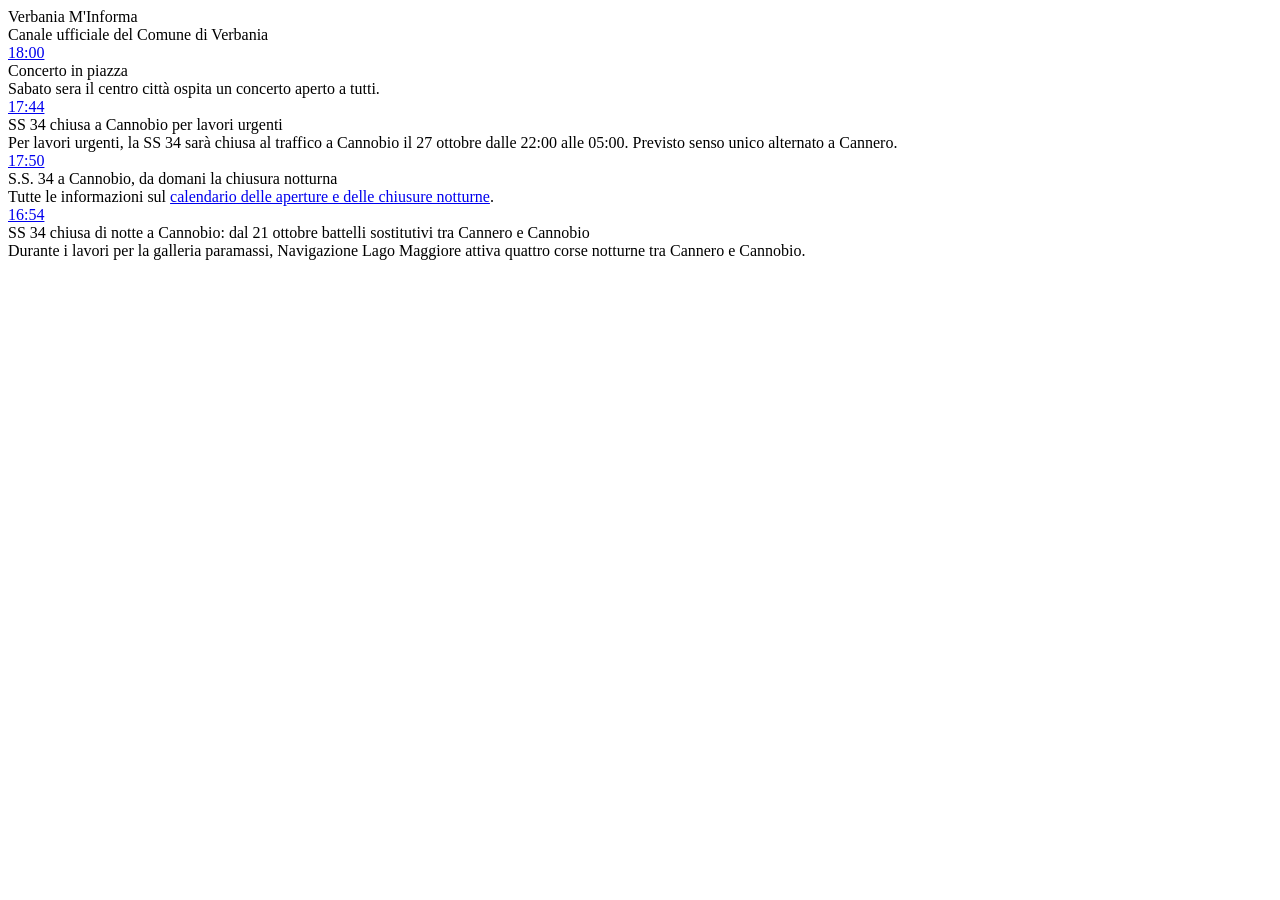
<file: tests/fixtures/telegram_verbania.html>
<!DOCTYPE html>
<html>
<body>
<main>
  <section class="tgme_channel_info">
    <div class="tgme_channel_info_header_title">Verbania M'Informa</div>
    <div class="tgme_channel_info_description">Canale ufficiale del Comune di Verbania</div>
  </section>

  <div class="tgme_widget_message_wrap js-widget_message_wrap">
    <div class="tgme_widget_message">
      <a class="tgme_widget_message_date" href="https://t.me/VerbaniaMinforma/2911">
        <time datetime="2026-10-23T18:00:00+02:00" class="time">18:00</time>
      </a>
      <div class="tgme_widget_message_text js-message_text">
        Concerto in piazza<br/>
        Sabato sera il centro città ospita un concerto aperto a tutti.
      </div>
    </div>
  </div>

  <div class="tgme_widget_message_wrap js-widget_message_wrap">
    <div class="tgme_widget_message">
      <a class="tgme_widget_message_date" href="https://t.me/VerbaniaMinforma/2910">
        <time datetime="2026-10-23T17:44:31+02:00" class="time">17:44</time>
      </a>
      <div class="tgme_widget_message_text js-message_text">
        SS 34 chiusa a Cannobio per lavori urgenti<br/>
        Per lavori urgenti, la SS 34 sarà chiusa al traffico a Cannobio il 27 ottobre dalle 22:00 alle 05:00. Previsto senso unico alternato a Cannero.
      </div>
    </div>
  </div>

  <div class="tgme_widget_message_wrap js-widget_message_wrap">
    <div class="tgme_widget_message">
      <a class="tgme_widget_message_date" href="https://t.me/VerbaniaMinforma/2902">
        <time datetime="2026-10-20T17:50:44+02:00" class="time">17:50</time>
      </a>
      <div class="tgme_widget_message_text js-message_text">
        S.S. 34 a Cannobio, da domani la chiusura notturna<br/>
        Tutte le informazioni sul <a href="https://www.comune.verbania.it/Novita/Comunicati/S.S.-34-a-Cannobio-il-calendario-delle-aperture-e-delle-chiusure-notturne">calendario delle aperture e delle chiusure notturne</a>.
      </div>
    </div>
  </div>

  <div class="tgme_widget_message_wrap js-widget_message_wrap">
    <div class="tgme_widget_message">
      <a class="tgme_widget_message_date" href="https://t.me/VerbaniaMinforma/2891">
        <time datetime="2026-10-09T16:54:15+02:00" class="time">16:54</time>
      </a>
      <div class="tgme_widget_message_text js-message_text">
        SS 34 chiusa di notte a Cannobio: dal 21 ottobre battelli sostitutivi tra Cannero e Cannobio<br/>
        Durante i lavori per la galleria paramassi, Navigazione Lago Maggiore attiva quattro corse notturne tra Cannero e Cannobio.
      </div>
    </div>
  </div>
</main>
</body>
</html>
</file>
<file: assets/style.css>
:root {
  color-scheme: dark;
  --bg: #07111f;
  --bg-deep: #050b15;
  --panel: #0d1a2d;
  --panel-raised: #12223a;
  --panel-soft: #0a1627;
  --line: #223652;
  --line-soft: rgba(130, 162, 207, 0.16);
  --text: #edf3fc;
  --text-soft: #c3d0e4;
  --muted: #879bb9;
  --blue: #5d91ff;
  --blue-strong: #3f7af5;
  --cyan: #56d3e8;
  --green: #3bd69b;
  --green-soft: rgba(59, 214, 155, 0.13);
  --amber: #f8b84e;
  --amber-soft: rgba(248, 184, 78, 0.13);
  --red: #ff7182;
  --red-soft: rgba(255, 113, 130, 0.13);
  --radius: 18px;
  --radius-sm: 12px;
  --shadow: 0 24px 70px rgba(0, 0, 0, 0.34);
  --font: system-ui, -apple-system, "Segoe UI", Roboto, "Helvetica Neue", Arial, sans-serif;
  --mono: "Cascadia Code", "SFMono-Regular", Consolas, "Liberation Mono", monospace;
}

*,
*::before,
*::after {
  box-sizing: border-box;
}

/* Lo smooth si attiva da JS alla prima interazione: all'arrivo con un hash la
   pagina deve posizionarsi subito, altrimenti l'animazione parte sulla
   posizione provvisoria e resta in volo quando arrivano i dati. */
html.js-smooth {
  scroll-behavior: smooth;
}

body {
  margin: 0;
  min-width: 320px;
  background:
    radial-gradient(ellipse 70% 42% at 78% -8%, rgba(51, 108, 207, 0.26), transparent 66%),
    radial-gradient(ellipse 46% 30% at 8% 18%, rgba(38, 185, 199, 0.09), transparent 70%),
    var(--bg);
  color: var(--text);
  font-family: var(--font);
  font-size: 16px;
  line-height: 1.6;
  -webkit-font-smoothing: antialiased;
  text-rendering: optimizeLegibility;
}

body.modal-open {
  overflow: hidden;
}

::selection {
  background: rgba(93, 145, 255, 0.36);
  color: #fff;
}

a {
  color: var(--cyan);
  text-decoration-thickness: 1px;
  text-underline-offset: 3px;
}

a:hover {
  color: #8ce4f2;
}

button,
input {
  font: inherit;
}

button {
  color: inherit;
}

img,
svg {
  display: block;
  max-width: 100%;
}

[hidden] {
  display: none !important;
}

h1,
h2,
h3,
p {
  margin-top: 0;
}

h1,
h2,
h3 {
  letter-spacing: -0.035em;
  line-height: 1.08;
}

h2 {
  margin-bottom: 0.5rem;
  font-size: clamp(1.7rem, 3.2vw, 2.55rem);
}

h3 {
  font-size: 1.15rem;
}

:focus-visible {
  outline: 3px solid rgba(86, 211, 232, 0.85);
  outline-offset: 3px;
}

.skip-link {
  position: fixed;
  top: 10px;
  left: 10px;
  z-index: 100;
  padding: 10px 16px;
  border-radius: 10px;
  background: var(--text);
  color: var(--bg);
  font-weight: 750;
  transform: translateY(-150%);
  transition: transform 0.18s ease;
}

.skip-link:focus {
  transform: translateY(0);
}

.visually-hidden {
  position: absolute !important;
  width: 1px !important;
  height: 1px !important;
  padding: 0 !important;
  margin: -1px !important;
  overflow: hidden !important;
  clip: rect(0, 0, 0, 0) !important;
  white-space: nowrap !important;
  border: 0 !important;
}

.site-header {
  position: sticky;
  top: 0;
  z-index: 50;
  border-bottom: 1px solid rgba(130, 162, 207, 0.12);
  background: rgba(7, 17, 31, 0.78);
  backdrop-filter: blur(18px) saturate(150%);
}

.header-inner {
  display: flex;
  align-items: center;
  gap: 28px;
  width: min(1180px, calc(100% - 40px));
  min-height: 70px;
  margin: 0 auto;
}

.brand {
  display: inline-flex;
  align-items: center;
  gap: 10px;
  color: var(--text);
  text-decoration: none;
  flex: 0 0 auto;
}

.brand:hover {
  color: var(--text);
}

.brand img {
  width: 34px;
  height: 34px;
  border-radius: 10px;
  box-shadow: 0 7px 22px rgba(63, 122, 245, 0.26);
}

.brand-text {
  font-size: 1.2rem;
  font-weight: 820;
  letter-spacing: -0.04em;
}

.brand-text span {
  color: var(--blue);
}

.main-nav {
  display: flex;
  align-items: center;
  gap: 4px;
  margin-left: auto;
}

.main-nav a {
  padding: 8px 12px;
  border-radius: 9px;
  color: var(--muted);
  font-size: 0.88rem;
  font-weight: 650;
  text-decoration: none;
  transition: color 0.16s ease, background 0.16s ease;
}

.main-nav a:hover,
.main-nav a.is-active {
  color: var(--text);
  background: rgba(255, 255, 255, 0.055);
}

.main-nav .nav-info {
  display: none;
}

.header-actions {
  display: flex;
  align-items: center;
  gap: 10px;
}

.header-info {
  padding: 8px 14px;
  border: 1px solid var(--line);
  border-radius: 999px;
  color: var(--text-soft);
  font-size: 0.84rem;
  font-weight: 700;
  text-decoration: none;
}

.header-info:hover {
  border-color: var(--blue);
  color: var(--text);
}

.menu-toggle {
  display: none;
  width: 42px;
  height: 42px;
  padding: 10px;
  border: 1px solid var(--line);
  border-radius: 10px;
  background: transparent;
  cursor: pointer;
}

.menu-toggle span {
  display: block;
  width: 100%;
  height: 2px;
  margin: 4px 0;
  border-radius: 2px;
  background: var(--text-soft);
  transition: transform 0.18s ease, opacity 0.18s ease;
}

.hero {
  display: grid;
  grid-template-columns: minmax(0, 1.12fr) minmax(340px, 0.88fr);
  align-items: center;
  gap: clamp(36px, 6vw, 78px);
  width: min(1180px, calc(100% - 40px));
  margin: 0 auto;
  padding: 78px 0 40px;
}

.eyebrow,
.kicker {
  margin-bottom: 18px;
  color: var(--cyan);
  font-size: 0.76rem;
  font-weight: 780;
  letter-spacing: 0.13em;
  text-transform: uppercase;
}

.eyebrow {
  display: flex;
  align-items: center;
  gap: 9px;
}

.pulse {
  width: 7px;
  height: 7px;
  border-radius: 50%;
  background: var(--green);
  box-shadow: 0 0 0 0 rgba(59, 214, 155, 0.5);
  animation: pulse 2.2s infinite;
}

@keyframes pulse {
  70% { box-shadow: 0 0 0 8px rgba(59, 214, 155, 0); }
  100% { box-shadow: 0 0 0 0 rgba(59, 214, 155, 0); }
}

.hero h1 {
  max-width: 760px;
  margin-bottom: 24px;
  font-size: clamp(2.9rem, 6.2vw, 5.15rem);
  font-weight: 840;
}

.hero h1 span {
  color: transparent;
  background: linear-gradient(100deg, #8fb7ff 0%, #56d3e8 62%, #85f2cd 100%);
  -webkit-background-clip: text;
  background-clip: text;
}

.hero-lead {
  max-width: 610px;
  margin-bottom: 30px;
  color: var(--text-soft);
  font-size: clamp(1rem, 1.6vw, 1.13rem);
  line-height: 1.7;
}

.hero-actions {
  display: flex;
  flex-wrap: wrap;
  gap: 12px;
}

.button {
  display: inline-flex;
  align-items: center;
  justify-content: center;
  min-height: 48px;
  padding: 0 21px;
  border: 1px solid transparent;
  border-radius: 12px;
  font-size: 0.92rem;
  font-weight: 760;
  text-decoration: none;
  transition: transform 0.16s ease, box-shadow 0.16s ease, border-color 0.16s ease, background 0.16s ease;
}

.button:hover {
  transform: translateY(-1px);
}

.button-primary {
  background: linear-gradient(120deg, var(--blue-strong), #3576f8);
  color: #fff;
  box-shadow: 0 12px 30px rgba(63, 122, 245, 0.3);
}

.button-primary:hover {
  color: #fff;
  box-shadow: 0 15px 36px rgba(63, 122, 245, 0.4);
}

.button-ghost {
  border-color: var(--line);
  background: rgba(255, 255, 255, 0.025);
  color: var(--text);
}

.button-ghost:hover {
  border-color: rgba(134, 174, 236, 0.48);
  background: rgba(255, 255, 255, 0.055);
  color: var(--text);
}

.sync-line {
  display: flex;
  align-items: center;
  gap: 9px;
  margin-top: 24px;
  color: var(--muted);
  font-size: 0.78rem;
}

.sync-dot {
  width: 6px;
  height: 6px;
  border-radius: 50%;
  background: var(--blue);
}

.sync-line.is-error .sync-dot {
  background: var(--red);
}

.status-card {
  position: relative;
  overflow: hidden;
  padding: 26px;
  border: 1px solid rgba(112, 157, 224, 0.28);
  border-radius: 22px;
  background:
    linear-gradient(155deg, rgba(28, 58, 100, 0.74), rgba(11, 25, 45, 0.92) 64%),
    var(--panel);
  box-shadow: var(--shadow);
}

.status-card::before {
  content: "";
  position: absolute;
  top: -90px;
  right: -80px;
  width: 260px;
  height: 260px;
  border-radius: 50%;
  background: radial-gradient(circle, rgba(86, 211, 232, 0.18), transparent 66%);
  pointer-events: none;
}

.status-card::after {
  content: "";
  position: absolute;
  right: 24px;
  bottom: 18px;
  width: 105px;
  height: 105px;
  opacity: 0.06;
  background:
    linear-gradient(90deg, transparent 46%, #fff 46%, #fff 54%, transparent 54%),
    linear-gradient(0deg, transparent 46%, #fff 46%, #fff 54%, transparent 54%);
  transform: rotate(18deg);
  pointer-events: none;
}

.status-topline {
  display: flex;
  align-items: center;
  justify-content: space-between;
  gap: 16px;
  margin-bottom: 28px;
  color: var(--muted);
  font-size: 0.72rem;
  font-weight: 750;
  letter-spacing: 0.09em;
  text-transform: uppercase;
}

.status-source {
  color: var(--text-soft);
  letter-spacing: 0;
  text-align: right;
  text-transform: none;
}

.status-badge {
  display: inline-flex;
  align-items: center;
  gap: 7px;
  min-height: 30px;
  padding: 5px 11px;
  border: 1px solid currentColor;
  border-radius: 999px;
  font-size: 0.7rem;
  font-weight: 780;
  letter-spacing: 0.075em;
  line-height: 1;
  text-transform: uppercase;
}

.status-badge::before {
  content: "";
  width: 6px;
  height: 6px;
  border-radius: 50%;
  background: currentColor;
}

.status-open {
  color: var(--green);
  background: var(--green-soft);
}

.status-closed {
  color: var(--red);
  background: var(--red-soft);
}

.status-pending {
  color: var(--amber);
  background: var(--amber-soft);
}

.status-unknown {
  color: var(--muted);
  background: rgba(135, 155, 185, 0.1);
}

.status-main {
  min-height: 158px;
}

.status-main h2 {
  margin: 18px 0 8px;
  font-size: clamp(1.55rem, 2.8vw, 2.1rem);
}

.status-main p {
  max-width: 390px;
  margin-bottom: 22px;
  color: var(--text-soft);
  font-size: 0.91rem;
}

.status-window {
  display: flex;
  align-items: center;
  justify-content: space-between;
  gap: 18px;
  padding: 14px 0;
  border-top: 1px solid rgba(151, 183, 229, 0.18);
  color: var(--muted);
  font-size: 0.78rem;
}

.status-window strong {
  color: var(--text);
  font-family: var(--mono);
  font-size: 0.86rem;
  letter-spacing: -0.03em;
}

.status-override {
  margin: 0 0 14px;
  padding: 11px 13px;
  border: 1px solid rgba(86, 211, 232, 0.28);
  border-radius: var(--radius-sm);
  background: rgba(86, 211, 232, 0.08);
  color: var(--text-soft);
  font-size: 0.8rem;
  line-height: 1.5;
}

.status-override[hidden] {
  display: none;
}

.status-override strong {
  color: var(--cyan);
  font-weight: 700;
}

.status-override a {
  color: var(--cyan);
  font-weight: 700;
  text-decoration: none;
}

.status-override a:hover {
  text-decoration: underline;
}

.status-link {
  display: inline-flex;
  align-items: center;
  gap: 6px;
  margin-top: 3px;
  color: var(--text);
  font-size: 0.82rem;
  font-weight: 720;
  text-decoration: none;
}

.status-link::after {
  content: "→";
  transition: transform 0.16s ease;
}

.status-link:hover::after {
  transform: translateX(3px);
}

.stats {
  display: grid;
  grid-template-columns: repeat(3, 1fr);
  width: min(1180px, calc(100% - 40px));
  margin: 22px auto 0;
  border: 1px solid var(--line-soft);
  border-radius: var(--radius);
  background: rgba(13, 26, 45, 0.58);
  box-shadow: 0 14px 40px rgba(0, 0, 0, 0.12);
}

.stat {
  min-width: 0;
  padding: 20px 24px;
}

.stat + .stat {
  border-left: 1px solid var(--line-soft);
}

.stat-label {
  display: block;
  margin-bottom: 6px;
  color: var(--muted);
  font-size: 0.7rem;
  font-weight: 750;
  letter-spacing: 0.09em;
  text-transform: uppercase;
}

.stat strong {
  display: block;
  overflow: hidden;
  margin-bottom: 3px;
  font-size: clamp(1rem, 1.8vw, 1.25rem);
  letter-spacing: -0.03em;
  text-overflow: ellipsis;
  white-space: nowrap;
}

.stat-note {
  display: block;
  overflow: hidden;
  color: var(--muted);
  font-size: 0.75rem;
  text-overflow: ellipsis;
  white-space: nowrap;
}

.error-banner {
  display: flex;
  align-items: center;
  flex-wrap: wrap;
  gap: 8px 14px;
  width: min(1180px, calc(100% - 40px));
  margin: 24px auto 0;
  padding: 15px 18px;
  border: 1px solid rgba(255, 113, 130, 0.38);
  border-radius: var(--radius-sm);
  background: var(--red-soft);
  color: var(--text-soft);
  font-size: 0.86rem;
}

.error-banner strong {
  color: var(--red);
}

.error-banner a {
  color: var(--text);
}

.section {
  width: min(1180px, calc(100% - 40px));
  margin: 0 auto;
  padding: 62px 0 14px;
  scroll-margin-top: 86px;
}

.section-head {
  display: flex;
  align-items: flex-end;
  justify-content: space-between;
  gap: 28px;
  margin-bottom: 26px;
}

.section-head .kicker {
  margin-bottom: 10px;
}

.section-lead {
  max-width: 690px;
  margin-bottom: 0;
  color: var(--muted);
  font-size: 0.9rem;
}

.source-chip,
.count-chip {
  display: inline-flex;
  align-items: center;
  gap: 8px;
  flex: 0 0 auto;
  min-height: 36px;
  padding: 7px 13px;
  border: 1px solid var(--line);
  border-radius: 999px;
  background: rgba(255, 255, 255, 0.02);
  color: var(--text-soft);
  font-size: 0.73rem;
  font-weight: 700;
  text-decoration: none;
  white-space: nowrap;
}

.source-chip:hover {
  border-color: rgba(93, 145, 255, 0.65);
  color: var(--text);
}

.source-chip span:last-child {
  color: var(--muted);
}

.night-grid,
.services-grid,
.notice-grid,
.timetable-grid,
.sources-grid,
.calendar-grid {
  display: grid;
  gap: 16px;
}

.night-grid {
  grid-template-columns: repeat(3, minmax(0, 1fr));
}

.night-card {
  --accent: var(--muted);
  --accent-soft: rgba(135, 155, 185, 0.1);
  position: relative;
  overflow: hidden;
  padding: 20px;
  border: 1px solid var(--line-soft);
  border-radius: var(--radius);
  background: linear-gradient(160deg, rgba(19, 37, 62, 0.8), rgba(10, 22, 39, 0.82));
}

.night-card::before {
  content: "";
  position: absolute;
  top: 0;
  left: 0;
  width: 100%;
  height: 3px;
  background: var(--accent);
}

.night-card.is-open {
  --accent: var(--green);
  --accent-soft: var(--green-soft);
}

.night-card.is-closed {
  --accent: var(--red);
  --accent-soft: var(--red-soft);
}

.night-card.is-pending {
  --accent: var(--amber);
  --accent-soft: var(--amber-soft);
}

.night-card.is-current {
  border-color: color-mix(in srgb, var(--accent) 53%, transparent);
  box-shadow: 0 16px 36px rgba(0, 0, 0, 0.18);
}

.night-top {
  display: flex;
  align-items: center;
  justify-content: space-between;
  gap: 12px;
  margin-bottom: 19px;
}

.night-date {
  color: var(--text-soft);
  font-size: 0.76rem;
  font-weight: 700;
}

.night-day {
  display: flex;
  align-items: baseline;
  gap: 9px;
  margin-bottom: 8px;
}

.night-day strong {
  font-size: 2.25rem;
  font-weight: 820;
  letter-spacing: -0.065em;
  line-height: 1;
}

.night-day span {
  color: var(--muted);
  font-size: 0.82rem;
  text-transform: capitalize;
}

.night-status {
  display: inline-flex;
  align-items: center;
  gap: 7px;
  margin-bottom: 14px;
  padding: 5px 9px;
  border-radius: 7px;
  background: var(--accent-soft);
  color: var(--accent);
  font-size: 0.7rem;
  font-weight: 780;
  letter-spacing: 0.055em;
  text-transform: uppercase;
}

.night-status::before {
  content: "";
  width: 5px;
  height: 5px;
  border-radius: 50%;
  background: currentColor;
}

.night-override {
  display: block;
  margin: -4px 0 14px;
  color: var(--cyan);
  font-size: 0.68rem;
  font-weight: 700;
}

.night-window {
  display: flex;
  align-items: center;
  justify-content: space-between;
  gap: 12px;
  padding-top: 14px;
  border-top: 1px solid var(--line-soft);
  color: var(--muted);
  font-size: 0.73rem;
}

.night-window strong {
  color: var(--text-soft);
  font-family: var(--mono);
  font-size: 0.77rem;
  font-weight: 600;
}

.night-source {
  display: inline-flex;
  align-items: center;
  gap: 5px;
  margin-top: 13px;
  color: var(--muted);
  font-size: 0.7rem;
  text-decoration: none;
}

.night-source:hover {
  color: var(--cyan);
}

.callout {
  display: flex;
  gap: 13px;
  margin-top: 18px;
  padding: 16px 18px;
  border: 1px solid rgba(248, 184, 78, 0.26);
  border-radius: var(--radius-sm);
  background: rgba(248, 184, 78, 0.06);
  color: var(--text-soft);
  font-size: 0.82rem;
}

.callout strong {
  color: var(--amber);
}

.callout-icon {
  display: grid;
  place-items: center;
  flex: 0 0 auto;
  width: 23px;
  height: 23px;
  margin-top: 1px;
  border: 1px solid rgba(248, 184, 78, 0.45);
  border-radius: 50%;
  color: var(--amber);
  font-size: 0.75rem;
  font-weight: 850;
}

.legend {
  display: flex;
  align-items: center;
  flex-wrap: wrap;
  gap: 10px 20px;
  margin-bottom: 16px;
  color: var(--muted);
  font-size: 0.74rem;
}

.legend > span {
  display: inline-flex;
  align-items: center;
  gap: 7px;
}

.legend-dot {
  width: 8px;
  height: 8px;
  border-radius: 3px;
  background: var(--muted);
}

.legend-dot.status-aparta { background: var(--green); }
.legend-dot.status-chiusa { background: var(--red); }
.legend-dot.status-notturna { background: var(--amber); }
.legend-note { margin-left: auto; color: #687e9f; }

.calendar-grid {
  grid-template-columns: repeat(3, minmax(0, 1fr));
  align-items: start;
}

.month-card {
  overflow: hidden;
  border: 1px solid var(--line-soft);
  border-radius: var(--radius);
  background: rgba(11, 23, 40, 0.78);
}

.month-head {
  display: flex;
  align-items: center;
  justify-content: space-between;
  gap: 10px;
  padding: 16px 16px 13px;
  border-bottom: 1px solid var(--line-soft);
}

.month-head h3 {
  margin: 0;
  font-size: 1rem;
  text-transform: capitalize;
}

.month-head a {
  color: var(--muted);
  font-size: 0.66rem;
  font-weight: 700;
  text-decoration: none;
}

.month-head a:hover {
  color: var(--cyan);
}

.month-table {
  width: 100%;
  border-collapse: collapse;
  table-layout: fixed;
}

.month-table th {
  padding: 9px 2px 7px;
  color: #6f84a3;
  font-size: 0.62rem;
  font-weight: 760;
  letter-spacing: 0.06em;
  text-align: center;
  text-transform: uppercase;
}

.month-table td {
  padding: 3px;
}

.cal-empty {
  pointer-events: none;
}

.cal-day {
  position: relative;
  display: flex;
  flex-direction: column;
  align-items: center;
  justify-content: center;
  gap: 3px;
  width: 100%;
  min-height: 53px;
  padding: 5px 2px;
  border: 1px solid transparent;
  border-radius: 8px;
  background: rgba(255, 255, 255, 0.018);
  color: var(--text-soft);
  cursor: pointer;
  transition: background 0.14s ease, border-color 0.14s ease, transform 0.14s ease;
}

.cal-day:hover {
  z-index: 1;
  border-color: rgba(147, 183, 240, 0.35);
  background: rgba(255, 255, 255, 0.06);
  transform: translateY(-1px);
}

.cal-num {
  font-size: 0.77rem;
  font-weight: 730;
  line-height: 1;
}

.cal-status {
  font-size: 0.53rem;
  font-weight: 760;
  letter-spacing: 0.03em;
  line-height: 1;
  text-transform: uppercase;
}

.cal-day.status-aparta {
  border-color: rgba(59, 214, 155, 0.16);
  background: rgba(59, 214, 155, 0.08);
  color: var(--green);
}

.cal-day.status-chiusa {
  border-color: rgba(255, 113, 130, 0.17);
  background: rgba(255, 113, 130, 0.08);
  color: var(--red);
}

.cal-day.status-notturna {
  border-color: rgba(248, 184, 78, 0.18);
  background: rgba(248, 184, 78, 0.08);
  color: var(--amber);
}

.cal-day.status-non-definita {
  color: var(--muted);
}

.cal-day.has-override::before {
  content: "";
  position: absolute;
  top: 4px;
  right: 4px;
  width: 5px;
  height: 5px;
  border-radius: 50%;
  background: var(--cyan);
  box-shadow: 0 0 0 2px rgba(86, 211, 232, 0.18);
}

.cal-day.is-today::after {
  content: "";
  position: absolute;
  top: 5px;
  right: 5px;
  width: 4px;
  height: 4px;
  border-radius: 50%;
  background: var(--cyan);
}

.cal-day.is-current {
  outline: 2px solid rgba(255, 255, 255, 0.6);
  outline-offset: -2px;
}

.small-note {
  max-width: 900px;
  margin: 18px 0 0;
  color: var(--muted);
  font-size: 0.76rem;
  line-height: 1.65;
}

.services-grid {
  grid-template-columns: repeat(2, minmax(0, 1fr));
}

.service-alert {
  margin: 0 0 16px;
}

.service-alert p {
  margin: 4px 0 8px;
  color: var(--text-soft);
}

.service-alert a {
  color: var(--text);
  font-size: 0.75rem;
  font-weight: 700;
}

.service-card {
  position: relative;
  overflow: hidden;
  padding: 22px;
  border: 1px solid var(--line-soft);
  border-radius: var(--radius);
  background: linear-gradient(150deg, rgba(17, 36, 61, 0.86), rgba(9, 20, 36, 0.9));
}

.service-card::after {
  content: "";
  position: absolute;
  right: -28px;
  bottom: -42px;
  width: 170px;
  height: 100px;
  border-radius: 50%;
  border: 1px solid rgba(86, 211, 232, 0.14);
  transform: rotate(-18deg);
  pointer-events: none;
}

.service-top {
  display: flex;
  align-items: center;
  justify-content: space-between;
  gap: 12px;
  margin-bottom: 18px;
}

.service-kind {
  display: inline-flex;
  align-items: center;
  gap: 7px;
  padding: 5px 9px;
  border-radius: 7px;
  background: rgba(86, 211, 232, 0.09);
  color: var(--cyan);
  font-size: 0.68rem;
  font-weight: 780;
  letter-spacing: 0.06em;
  text-transform: uppercase;
}

.service-times-label {
  color: var(--muted);
  font-size: 0.68rem;
}

.service-route {
  display: flex;
  align-items: center;
  flex-wrap: wrap;
  gap: 7px;
  margin-bottom: 17px;
  font-size: 1.15rem;
  font-weight: 780;
  letter-spacing: -0.025em;
}

.service-route .arrow {
  color: var(--cyan);
  font-weight: 400;
}

.time-list {
  display: flex;
  flex-wrap: wrap;
  gap: 7px;
  margin-bottom: 16px;
}

.time-chip {
  padding: 4px 8px;
  border: 1px solid rgba(86, 211, 232, 0.16);
  border-radius: 6px;
  background: rgba(86, 211, 232, 0.06);
  color: #dffaff;
  font-family: var(--mono);
  font-size: 0.75rem;
  font-weight: 600;
}

.service-note {
  margin-bottom: 15px;
  color: var(--text-soft);
  font-size: 0.78rem;
}

.source-row {
  display: flex;
  flex-wrap: wrap;
  gap: 7px 14px;
  padding-top: 13px;
  border-top: 1px solid var(--line-soft);
}

.source-row a {
  color: var(--muted);
  font-size: 0.69rem;
  font-weight: 650;
  text-decoration: none;
}

.source-row a:hover {
  color: var(--cyan);
}

.notice-toolbar {
  display: flex;
  align-items: center;
  justify-content: space-between;
  gap: 16px;
  margin-bottom: 18px;
}

.search-field {
  display: flex;
  align-items: center;
  gap: 9px;
  width: min(360px, 100%);
  min-height: 43px;
  padding: 0 13px;
  border: 1px solid var(--line);
  border-radius: 10px;
  background: rgba(8, 19, 34, 0.72);
}

.search-field:focus-within {
  border-color: rgba(93, 145, 255, 0.7);
  box-shadow: 0 0 0 3px rgba(93, 145, 255, 0.12);
}

.search-field svg {
  width: 17px;
  height: 17px;
  flex: 0 0 auto;
  fill: none;
  stroke: var(--muted);
  stroke-width: 2;
  stroke-linecap: round;
}

.search-field input {
  width: 100%;
  min-width: 0;
  padding: 0;
  border: 0;
  outline: 0;
  background: transparent;
  color: var(--text);
  font-size: 0.82rem;
}

.search-field input::placeholder {
  color: #667c9c;
}

.filters {
  display: flex;
  flex-wrap: wrap;
  gap: 6px;
}

.filter {
  min-height: 36px;
  padding: 0 12px;
  border: 1px solid transparent;
  border-radius: 8px;
  background: transparent;
  color: var(--muted);
  font-size: 0.73rem;
  font-weight: 720;
  cursor: pointer;
}

.filter:hover {
  color: var(--text-soft);
  background: rgba(255, 255, 255, 0.035);
}

.filter.is-active {
  border-color: rgba(93, 145, 255, 0.25);
  background: rgba(93, 145, 255, 0.12);
  color: #c9dcff;
}

.notice-grid {
  grid-template-columns: repeat(2, minmax(0, 1fr));
}

.notice-card {
  display: flex;
  flex-direction: column;
  padding: 20px;
  border: 1px solid var(--line-soft);
  border-radius: var(--radius);
  background: rgba(11, 24, 42, 0.74);
  transition: border-color 0.16s ease, background 0.16s ease, transform 0.16s ease;
}

.notice-card:hover {
  border-color: rgba(112, 157, 224, 0.35);
  background: rgba(15, 31, 53, 0.82);
  transform: translateY(-2px);
}

.notice-top {
  display: flex;
  align-items: center;
  flex-wrap: wrap;
  gap: 8px;
  margin-bottom: 13px;
}

.source-pill {
  display: inline-flex;
  align-items: center;
  min-height: 24px;
  padding: 3px 8px;
  border-radius: 6px;
  background: rgba(93, 145, 255, 0.1);
  color: #a8c6ff;
  font-size: 0.62rem;
  font-weight: 770;
  letter-spacing: 0.045em;
  text-transform: uppercase;
}

.notice-date {
  margin-left: auto;
  color: var(--muted);
  font-size: 0.68rem;
}

.notice-card h3 {
  margin-bottom: 9px;
  font-size: 1.06rem;
  line-height: 1.3;
}

.notice-summary {
  display: -webkit-box;
  overflow: hidden;
  margin-bottom: 16px;
  color: var(--muted);
  font-size: 0.81rem;
  line-height: 1.62;
  -webkit-box-orient: vertical;
  -webkit-line-clamp: 3;
}

.tag-list {
  display: flex;
  flex-wrap: wrap;
  gap: 6px;
  margin-bottom: 16px;
}

.tag {
  padding: 3px 7px;
  border: 1px solid var(--line-soft);
  border-radius: 5px;
  color: #8198b8;
  font-size: 0.62rem;
  font-weight: 650;
}

.notice-actions {
  display: flex;
  align-items: center;
  justify-content: space-between;
  gap: 12px;
  margin-top: auto;
  padding-top: 14px;
  border-top: 1px solid var(--line-soft);
}

.notice-actions a,
.notice-actions button {
  color: var(--muted);
  font-size: 0.7rem;
  font-weight: 680;
  text-decoration: none;
}

.notice-actions button {
  padding: 0;
  border: 0;
  background: none;
  cursor: pointer;
}

.notice-actions a:hover,
.notice-actions button:hover {
  color: var(--cyan);
}

.count-chip {
  color: var(--muted);
}

.empty-state {
  display: flex;
  flex-direction: column;
  gap: 4px;
  padding: 32px;
  border: 1px dashed var(--line);
  border-radius: var(--radius);
  color: var(--muted);
  font-size: 0.84rem;
  text-align: center;
}

.empty-state strong {
  color: var(--text-soft);
}

.timetable-grid {
  grid-template-columns: repeat(2, minmax(0, 1fr));
}

.timetable-card {
  display: flex;
  flex-direction: column;
  padding: 21px;
  border: 1px solid var(--line-soft);
  border-radius: var(--radius);
  background: rgba(11, 24, 42, 0.74);
}

.timetable-card h3 {
  margin-bottom: 6px;
  font-size: 1.08rem;
}

.timetable-meta {
  margin-bottom: 18px;
  color: var(--muted);
  font-size: 0.72rem;
}

.pdf-button {
  display: inline-flex;
  align-items: center;
  justify-content: space-between;
  gap: 12px;
  margin-top: auto;
  padding: 12px 14px;
  border: 1px solid rgba(93, 145, 255, 0.25);
  border-radius: 9px;
  background: rgba(93, 145, 255, 0.08);
  color: #c7daff;
  font-size: 0.77rem;
  font-weight: 720;
  text-decoration: none;
}

.pdf-button:hover {
  border-color: rgba(93, 145, 255, 0.5);
  color: #fff;
}

.pdf-button span:last-child {
  color: var(--muted);
}

.sources-section {
  padding-bottom: 28px;
}

.sources-grid {
  grid-template-columns: repeat(2, minmax(0, 1fr));
}

.source-card {
  padding: 18px;
  border: 1px solid var(--line-soft);
  border-radius: var(--radius-sm);
  background: rgba(11, 24, 42, 0.6);
}

.source-card strong {
  display: block;
  margin-bottom: 4px;
  font-size: 0.84rem;
}

.source-card p {
  margin-bottom: 10px;
  color: var(--muted);
  font-size: 0.7rem;
}

.source-card a {
  font-size: 0.69rem;
  font-weight: 650;
  word-break: break-word;
}

.site-footer {
  margin-top: 54px;
  border-top: 1px solid var(--line-soft);
  background: rgba(5, 12, 22, 0.58);
}

.footer-inner,
.footer-bottom {
  width: min(1180px, calc(100% - 40px));
  margin: 0 auto;
}

.footer-inner {
  display: grid;
  grid-template-columns: 1fr auto auto;
  align-items: center;
  gap: 28px;
  padding: 34px 0 28px;
}

.footer-brand {
  display: flex;
  align-items: center;
  gap: 10px;
}

.footer-brand img {
  width: 30px;
  height: 30px;
  border-radius: 8px;
}

.footer-brand div {
  display: flex;
  flex-direction: column;
  line-height: 1.3;
}

.footer-brand strong {
  font-size: 0.9rem;
}

.footer-brand span,
.footer-meta span {
  color: var(--muted);
  font-size: 0.66rem;
}

.footer-meta {
  display: flex;
  flex-direction: column;
  gap: 3px;
  text-align: right;
}

.footer-links {
  display: flex;
  flex-direction: column;
  gap: 4px;
}

.footer-links a {
  color: var(--text-soft);
  font-size: 0.68rem;
  text-decoration: none;
}

.footer-links a:hover {
  color: var(--cyan);
}

.footer-bottom {
  display: flex;
  justify-content: space-between;
  gap: 20px;
  padding: 15px 0 22px;
  border-top: 1px solid var(--line-soft);
  color: #657a99;
  font-size: 0.62rem;
}

.detail-dialog {
  width: min(720px, calc(100% - 32px));
  max-height: min(85vh, 900px);
  margin: auto;
  padding: 0;
  border: 1px solid rgba(112, 157, 224, 0.3);
  border-radius: 20px;
  background: #0b182b;
  color: var(--text);
  box-shadow: 0 30px 100px rgba(0, 0, 0, 0.6);
}

.detail-dialog::backdrop {
  background: rgba(2, 7, 15, 0.76);
  backdrop-filter: blur(4px);
}

.detail-dialog form {
  position: absolute;
  top: 14px;
  right: 14px;
  z-index: 2;
}

.dialog-close {
  display: grid;
  place-items: center;
  width: 36px;
  height: 36px;
  padding: 0;
  border: 1px solid var(--line);
  border-radius: 50%;
  background: rgba(7, 17, 31, 0.8);
  cursor: pointer;
}

.dialog-close:hover {
  border-color: rgba(255, 255, 255, 0.3);
}

.dialog-close svg {
  width: 16px;
  height: 16px;
  fill: none;
  stroke: var(--text-soft);
  stroke-linecap: round;
  stroke-width: 2;
}

.dialog-content {
  overflow-y: auto;
  max-height: min(85vh, 900px);
  padding: clamp(24px, 5vw, 42px);
}

.dialog-content h2 {
  padding-right: 40px;
  margin-bottom: 13px;
  font-size: clamp(1.45rem, 3.4vw, 2rem);
}

.dialog-meta {
  display: flex;
  flex-wrap: wrap;
  gap: 7px 14px;
  margin-bottom: 23px;
  color: var(--muted);
  font-size: 0.72rem;
}

.dialog-section {
  margin-top: 22px;
  padding-top: 19px;
  border-top: 1px solid var(--line-soft);
}

.dialog-section h3 {
  margin-bottom: 9px;
  color: var(--text-soft);
  font-size: 0.7rem;
  font-weight: 780;
  letter-spacing: 0.09em;
  text-transform: uppercase;
}

.dialog-section p {
  margin-bottom: 0;
  color: var(--text-soft);
  font-size: 0.87rem;
  line-height: 1.72;
  white-space: pre-line;
}

.dialog-section ul {
  margin: 0;
  padding-left: 19px;
  color: var(--text-soft);
  font-size: 0.84rem;
}

.dialog-window {
  display: inline-flex;
  align-items: center;
  gap: 9px;
  padding: 8px 11px;
  border: 1px solid var(--line);
  border-radius: 8px;
  background: rgba(255, 255, 255, 0.025);
  color: var(--text);
  font-family: var(--mono);
  font-size: 0.8rem;
}

.dialog-source {
  display: inline-flex;
  align-items: center;
  gap: 7px;
  margin-top: 24px;
  padding: 11px 15px;
  border: 1px solid rgba(93, 145, 255, 0.3);
  border-radius: 9px;
  background: rgba(93, 145, 255, 0.08);
  color: #c9dcff;
  font-size: 0.78rem;
  font-weight: 700;
  text-decoration: none;
}

.dialog-source:hover {
  border-color: rgba(93, 145, 255, 0.6);
  color: #fff;
}

.skeleton-card,
.skeleton-calendar {
  min-height: 170px;
  border: 1px solid var(--line-soft);
  border-radius: var(--radius);
  background:
    linear-gradient(100deg, rgba(255, 255, 255, 0.015) 20%, rgba(255, 255, 255, 0.055) 36%, rgba(255, 255, 255, 0.015) 52%),
    rgba(11, 24, 42, 0.6);
  background-size: 220% 100%;
  animation: shimmer 1.5s linear infinite;
}

.skeleton-calendar {
  min-height: 330px;
}

@keyframes shimmer {
  to { background-position: -220% 0; }
}

.noscript {
  position: fixed;
  right: 15px;
  bottom: 15px;
  left: 15px;
  z-index: 200;
  padding: 15px;
  border: 1px solid var(--amber);
  border-radius: 10px;
  background: #1b1609;
  color: var(--text);
  font-size: 0.85rem;
  text-align: center;
}

.info-page .page-hero {
  width: min(880px, calc(100% - 40px));
  margin: 0 auto;
  padding: 72px 0 22px;
}

.info-page .page-hero h1 {
  max-width: 760px;
  margin-bottom: 18px;
  font-size: clamp(2.5rem, 5.6vw, 4.4rem);
}

.info-page .page-hero p {
  max-width: 680px;
  color: var(--text-soft);
  font-size: 1.05rem;
}

.info-layout {
  display: grid;
  grid-template-columns: minmax(0, 1fr) 250px;
  gap: 44px;
  width: min(1080px, calc(100% - 40px));
  margin: 0 auto;
  padding: 28px 0 56px;
}

.info-content section {
  padding: 29px 0;
  border-top: 1px solid var(--line-soft);
  scroll-margin-top: 86px;
}

.info-content section:first-child {
  border-top: 0;
  padding-top: 0;
}

.info-content h2 {
  font-size: clamp(1.4rem, 2.6vw, 1.9rem);
}

.info-content h3 {
  margin-top: 22px;
  font-size: 1rem;
}

.info-content p,
.info-content li {
  color: var(--text-soft);
  font-size: 0.91rem;
  line-height: 1.75;
}

.info-content ul {
  padding-left: 21px;
}

.info-content li + li {
  margin-top: 6px;
}

.info-content a {
  word-break: break-word;
}

.info-content code {
  padding: 0.1em 0.35em;
  border-radius: 4px;
  background: rgba(93, 145, 255, 0.1);
  color: #b9d1ff;
  font-family: var(--mono);
  font-size: 0.88em;
}

.info-toc {
  position: sticky;
  top: 96px;
  align-self: start;
  padding: 18px;
  border: 1px solid var(--line-soft);
  border-radius: var(--radius-sm);
  background: rgba(11, 24, 42, 0.58);
}

.info-toc strong {
  display: block;
  margin-bottom: 9px;
  color: var(--muted);
  font-size: 0.66rem;
  letter-spacing: 0.09em;
  text-transform: uppercase;
}

.info-toc a {
  display: block;
  padding: 4px 0;
  color: var(--text-soft);
  font-size: 0.76rem;
  text-decoration: none;
}

.info-toc a:hover {
  color: var(--cyan);
}

.info-cards {
  display: grid;
  grid-template-columns: repeat(2, minmax(0, 1fr));
  gap: 12px;
  margin-top: 18px;
}

.info-card {
  padding: 16px;
  border: 1px solid var(--line-soft);
  border-radius: 10px;
  background: rgba(255, 255, 255, 0.018);
}

.info-card strong {
  display: block;
  margin-bottom: 4px;
  font-size: 0.84rem;
}

.info-card span {
  color: var(--muted);
  font-size: 0.76rem;
}

.info-note {
  margin-top: 20px;
  padding: 15px 17px;
  border: 1px solid rgba(248, 184, 78, 0.24);
  border-radius: 10px;
  background: rgba(248, 184, 78, 0.055);
  color: var(--text-soft);
  font-size: 0.81rem;
}

@media (max-width: 1040px) {
  .hero {
    grid-template-columns: 1fr;
    gap: 38px;
    padding-top: 58px;
  }

  .status-card {
    width: min(600px, 100%);
  }

  .calendar-grid {
    grid-template-columns: repeat(2, minmax(0, 1fr));
  }

  .footer-inner {
    grid-template-columns: 1fr 1fr;
  }

  .footer-links {
    grid-column: 1 / -1;
    flex-direction: row;
    flex-wrap: wrap;
    gap: 14px;
    padding-top: 8px;
    border-top: 1px solid var(--line-soft);
  }
}

@media (max-width: 820px) {
  .main-nav {
    position: absolute;
    top: calc(100% + 1px);
    right: 20px;
    left: 20px;
    display: none;
    flex-direction: column;
    align-items: stretch;
    gap: 2px;
    padding: 10px;
    border: 1px solid var(--line);
    border-radius: 12px;
    background: #0a1729;
    box-shadow: var(--shadow);
  }

  .main-nav.is-open {
    display: flex;
  }

  .main-nav a {
    padding: 11px 12px;
  }

  .menu-toggle {
    display: block;
  }

  .stats,
  .night-grid,
  .services-grid,
  .notice-grid,
  .timetable-grid,
  .sources-grid {
    grid-template-columns: 1fr;
  }

  .stats {
    gap: 0;
  }

  .stat + .stat {
    border-top: 1px solid var(--line-soft);
    border-left: 0;
  }

  .section-head {
    align-items: flex-start;
    flex-direction: column;
    gap: 14px;
  }

  .notice-toolbar {
    align-items: stretch;
    flex-direction: column;
  }

  .search-field {
    width: 100%;
  }

  .info-layout {
    grid-template-columns: 1fr;
    gap: 10px;
  }

  .info-toc {
    position: static;
    order: -1;
  }
}

@media (max-width: 640px) {
  .section,
  .info-content section {
    scroll-margin-top: 78px;
  }

  .header-inner {
    width: calc(100% - 28px);
    min-height: 62px;
  }

  .header-info {
    display: none;
  }

  .info-page .header-info {
    display: inline-flex;
  }

  .main-nav .nav-info {
    display: block;
    margin-top: 8px;
    padding-top: 14px;
    border-top: 1px solid var(--line-soft);
    border-radius: 0 0 9px 9px;
  }

  .hero,
  .stats,
  .section,
  .error-banner,
  .footer-inner,
  .footer-bottom,
  .info-page .page-hero,
  .info-layout {
    width: calc(100% - 28px);
  }

  .hero {
    padding-top: 44px;
  }

  .hero h1 {
    font-size: clamp(2.5rem, 12vw, 3.7rem);
  }

  .hero-actions {
    flex-direction: column;
    align-items: stretch;
  }

  .status-card {
    padding: 20px;
  }

  .status-main {
    min-height: 0;
  }

  .section {
    padding-top: 48px;
  }

  .calendar-grid {
    grid-template-columns: 1fr;
  }

  .cal-day {
    min-height: 49px;
  }

  .cal-status {
    font-size: 0.5rem;
  }

  .legend-note {
    width: 100%;
    margin-left: 0;
  }

  .footer-inner {
    grid-template-columns: 1fr;
    gap: 18px;
  }

  .footer-meta {
    text-align: left;
  }

  .footer-bottom {
    flex-direction: column;
    gap: 4px;
  }

  .info-cards {
    grid-template-columns: 1fr;
  }

  .dialog-content {
    padding: 26px 20px;
  }
}

@media (prefers-reduced-motion: reduce) {
  *,
  *::before,
  *::after {
    scroll-behavior: auto !important;
    animation-duration: 0.01ms !important;
    animation-iteration-count: 1 !important;
    transition-duration: 0.01ms !important;
  }
}

@media print {
  .site-header,
  .hero-actions,
  .status-link,
  .notice-toolbar,
  .site-footer,
  .detail-dialog,
  .button {
    display: none !important;
  }

  body {
    background: #fff;
    color: #111;
  }

  .hero,
  .section,
  .stats {
    width: 100%;
  }

  .status-card,
  .night-card,
  .month-card,
  .service-card,
  .notice-card,
  .timetable-card {
    border-color: #bbb;
    background: #fff;
    box-shadow: none;
    color: #111;
  }
}
</file>
